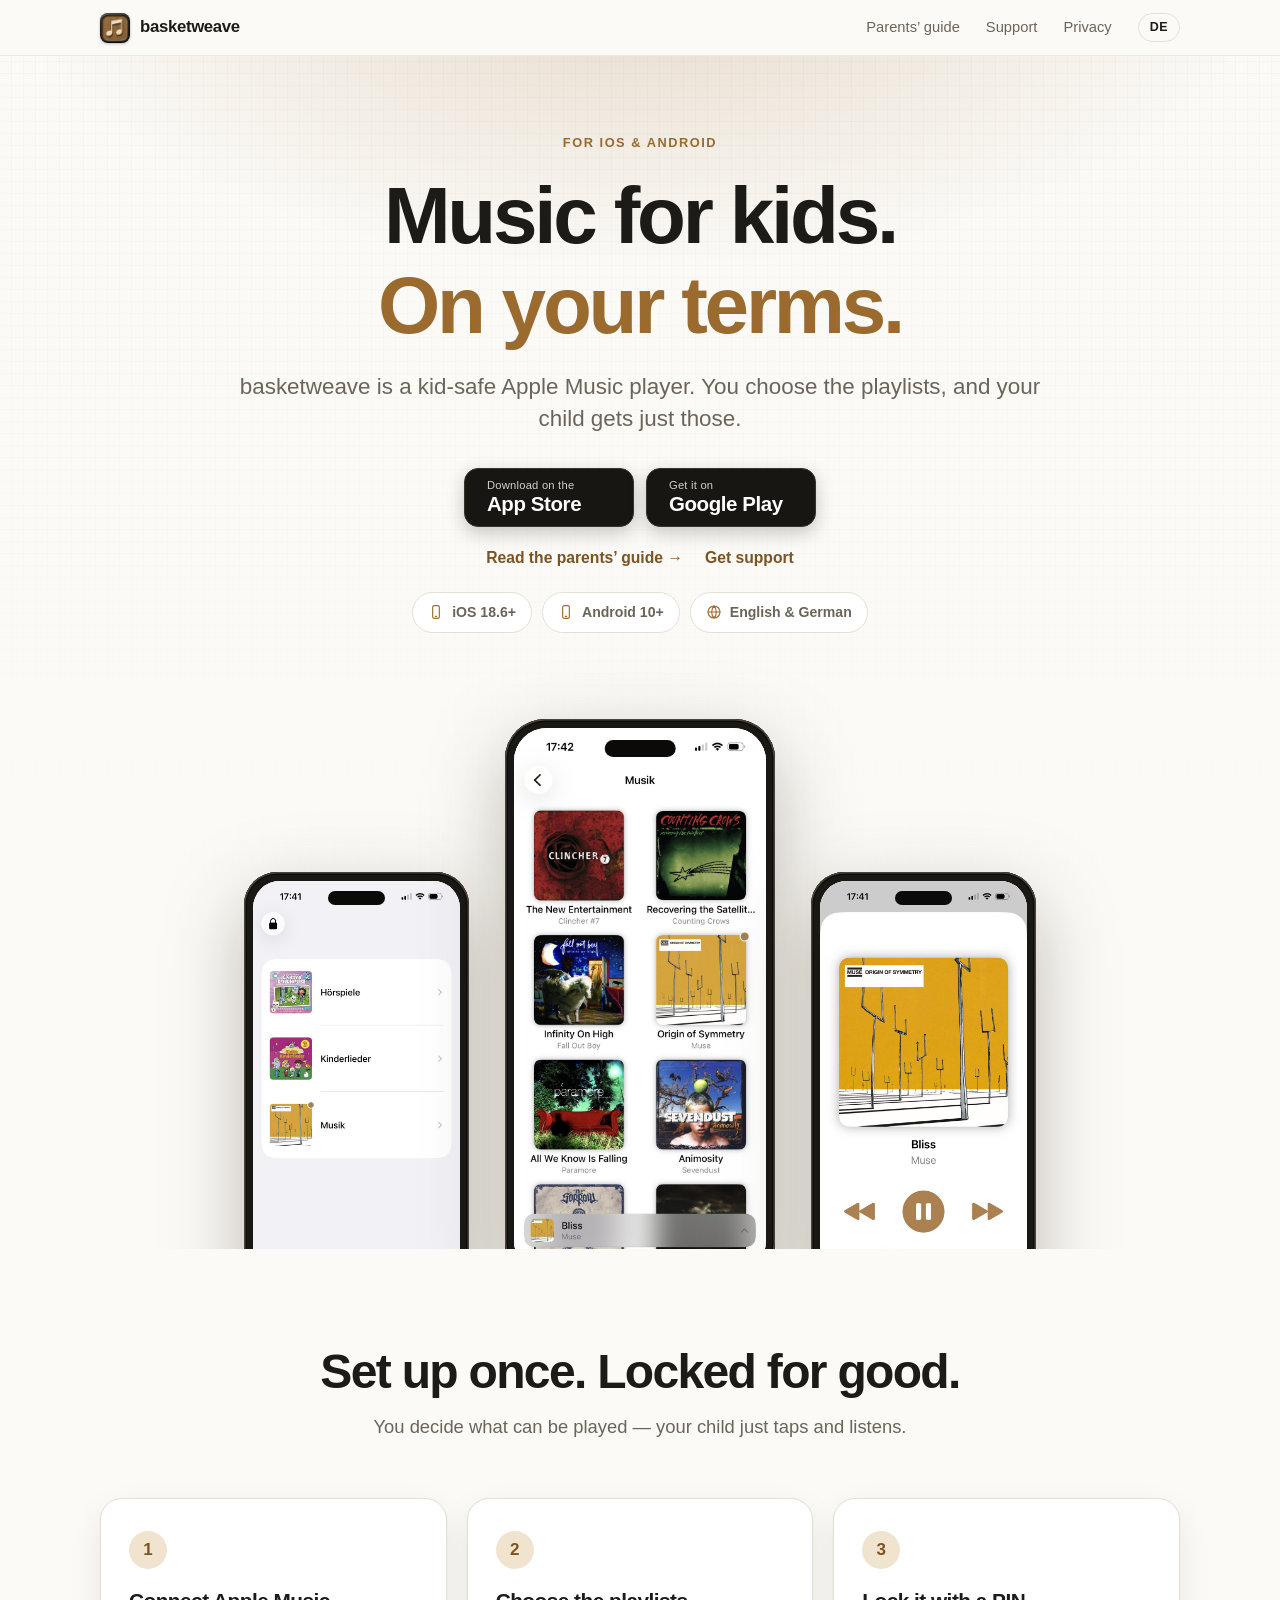
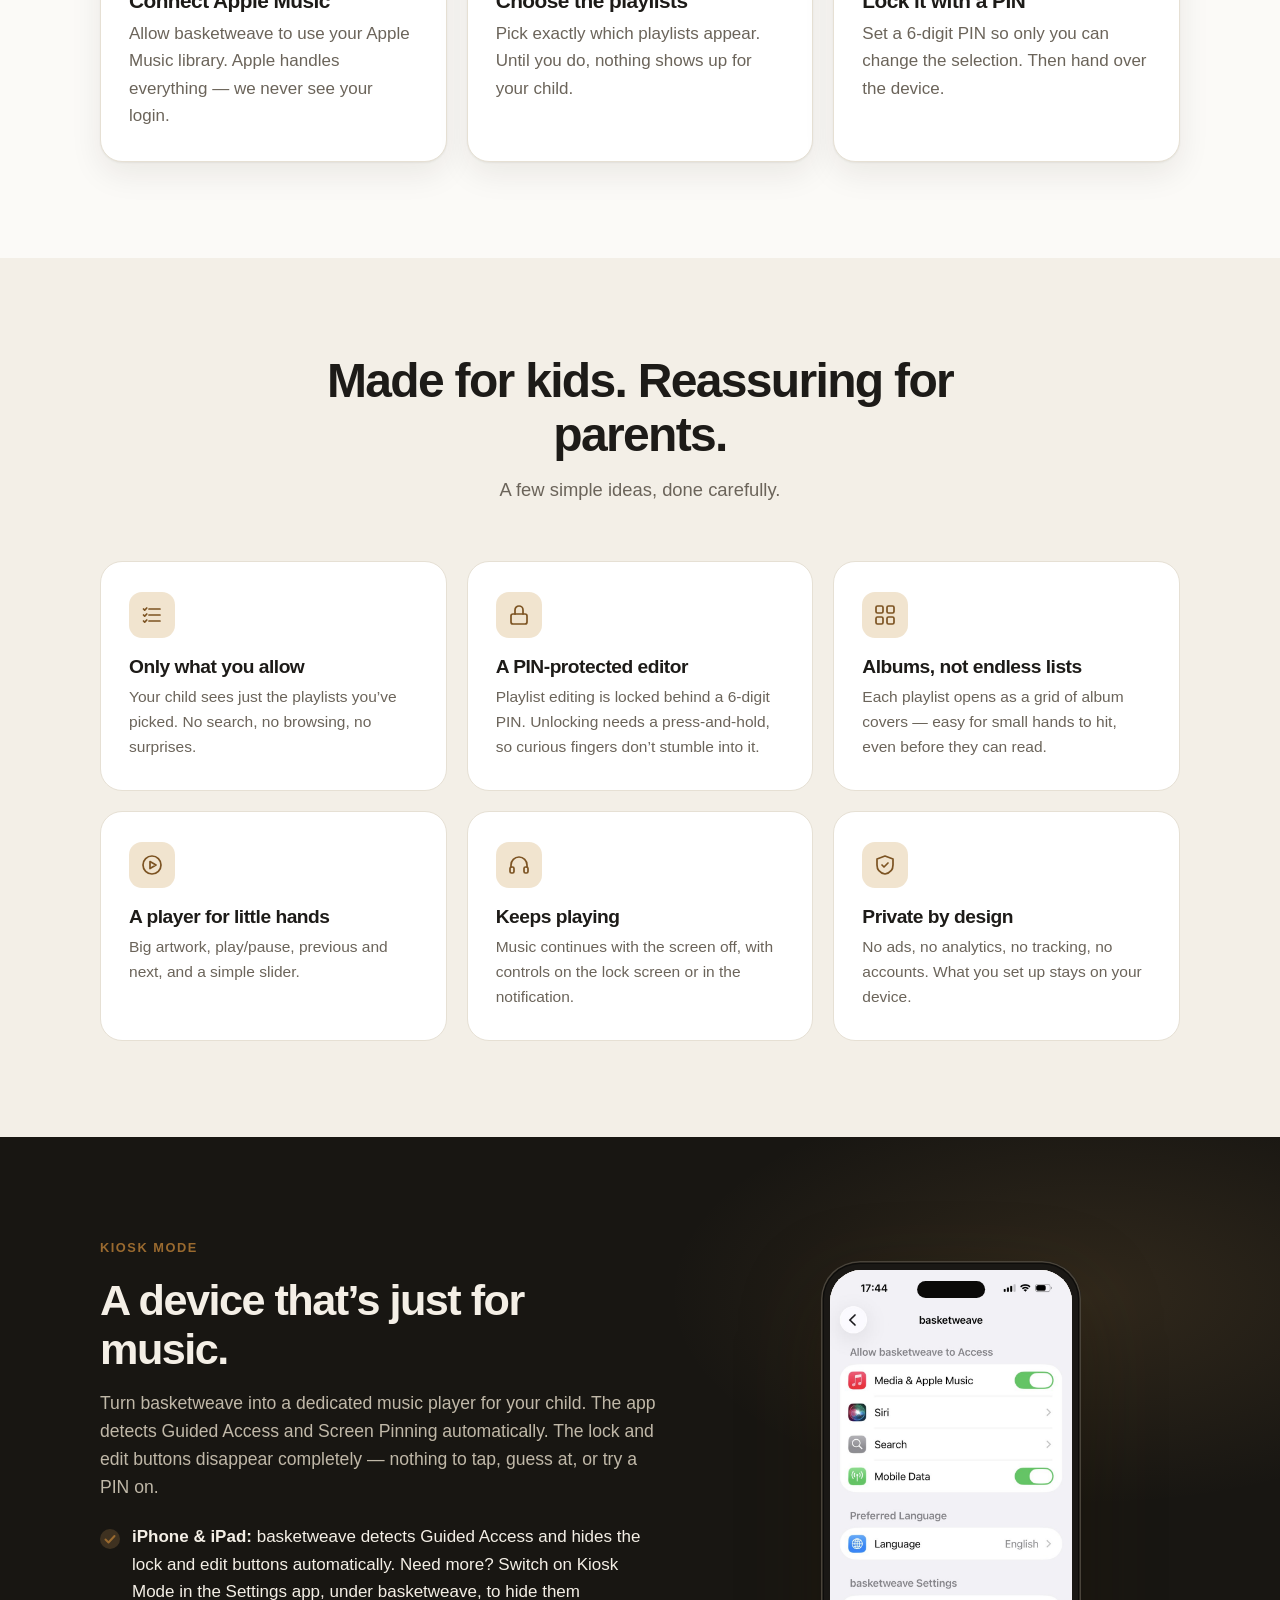
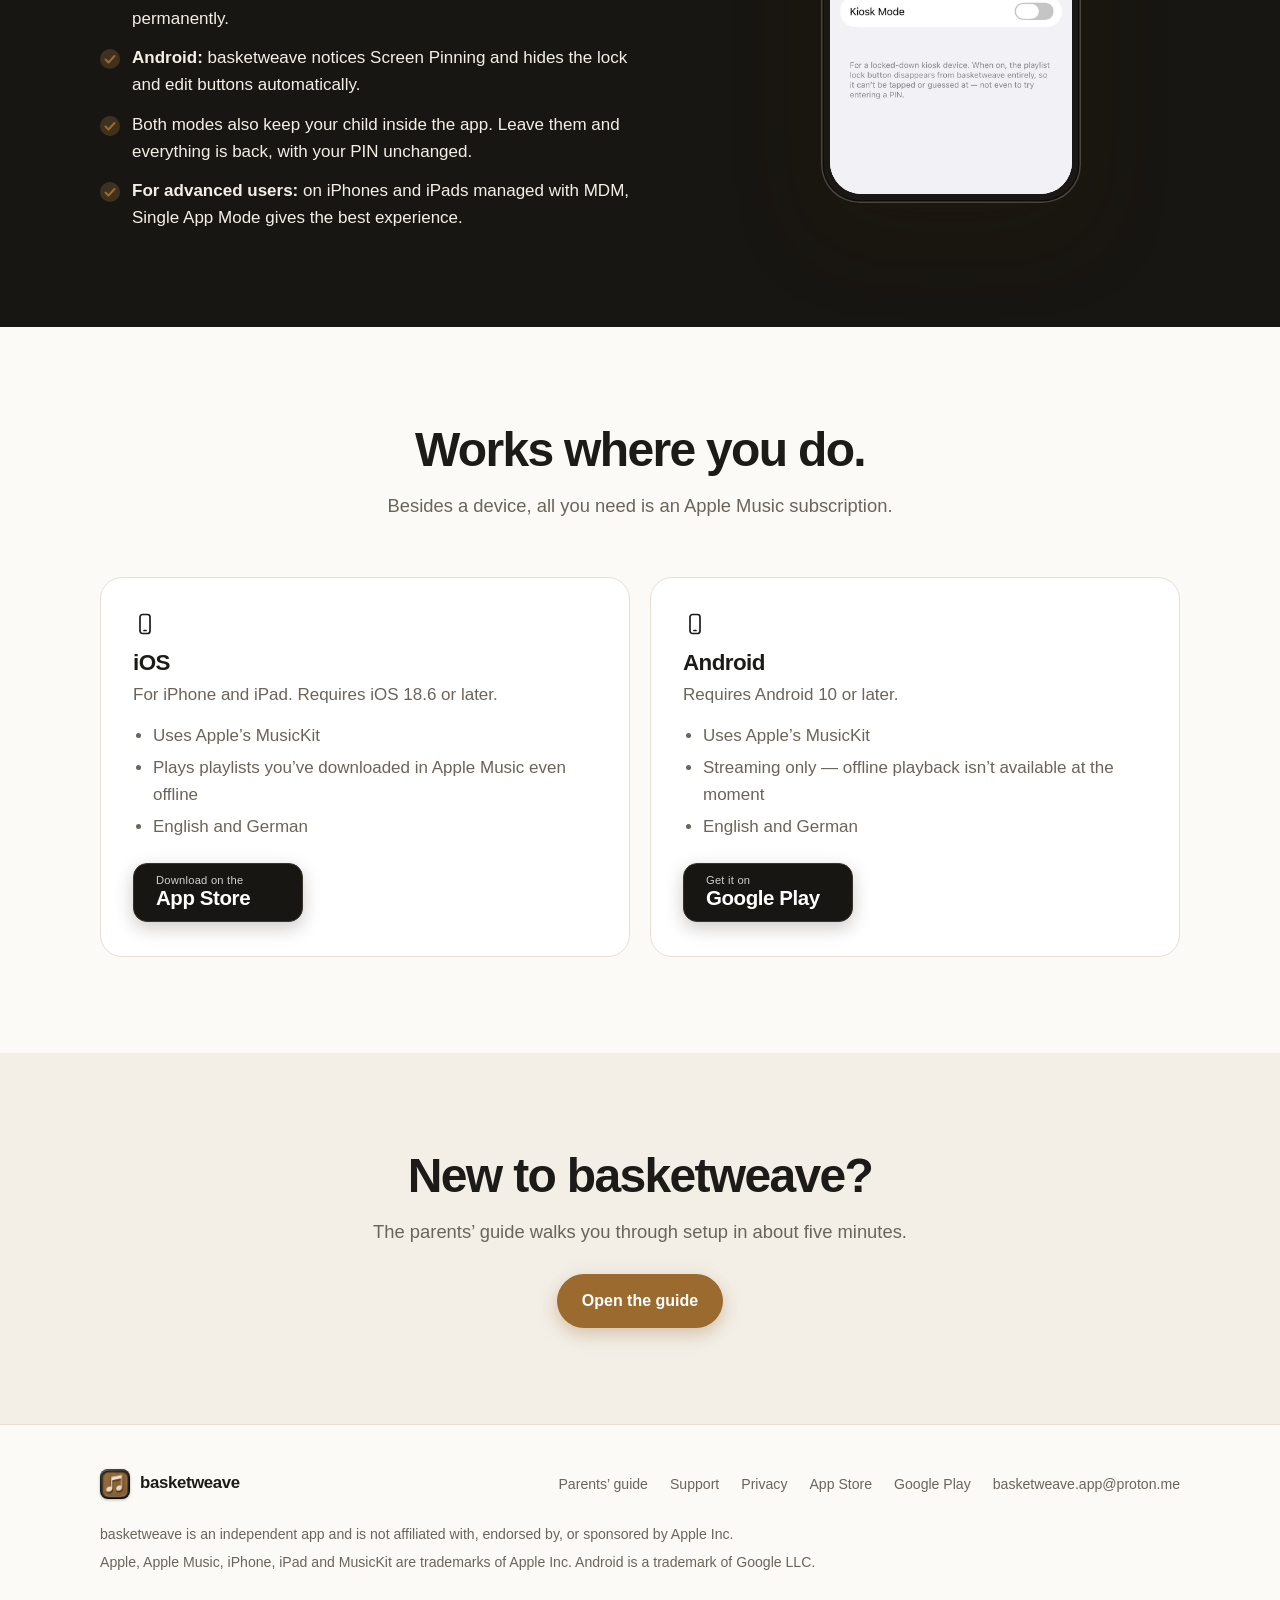
<file: index.html>
<!DOCTYPE html>
<html lang="en">
<head>
<meta charset="UTF-8">
<title>basketweave — a kid-safe Apple Music player</title>
<meta name="viewport" content="width=device-width, initial-scale=1">
<meta name="description" content="basketweave is a simple Apple Music player for children on iOS and Android. Parents choose the playlists; nothing else is within reach.">
<meta name="theme-color" content="#fbfaf7" media="(prefers-color-scheme: light)">
<meta name="theme-color" content="#14120f" media="(prefers-color-scheme: dark)">
<meta name="apple-itunes-app" content="app-id=6776010613">
<meta property="og:site_name" content="basketweave">
<meta property="og:title" content="basketweave — a kid-safe Apple Music player">
<meta property="og:description" content="basketweave is a simple Apple Music player for children on iOS and Android. Parents choose the playlists; nothing else is within reach.">
<meta property="og:type" content="website">
<meta property="og:url" content="https://reinholdeckert.github.io/basketweave/">
<meta property="og:locale" content="en_US">
<meta property="og:locale:alternate" content="de_DE">
<meta property="og:image" content="https://reinholdeckert.github.io/basketweave/assets/og-image.jpg">
<meta property="og:image:width" content="1200">
<meta property="og:image:height" content="630">
<meta property="og:image:alt" content="basketweave app icon and two app screens">
<meta name="twitter:card" content="summary_large_image">
<meta name="twitter:title" content="basketweave — a kid-safe Apple Music player">
<meta name="twitter:description" content="basketweave is a simple Apple Music player for children on iOS and Android. Parents choose the playlists; nothing else is within reach.">
<meta name="twitter:image" content="https://reinholdeckert.github.io/basketweave/assets/og-image.jpg">
<link rel="canonical" href="https://reinholdeckert.github.io/basketweave/">
<link rel="alternate" hreflang="en" href="https://reinholdeckert.github.io/basketweave/">
<link rel="alternate" hreflang="de" href="https://reinholdeckert.github.io/basketweave/de/">
<link rel="alternate" hreflang="x-default" href="https://reinholdeckert.github.io/basketweave/">
<link rel="icon" href="assets/favicon.ico">
<link rel="apple-touch-icon" href="assets/apple-touch-icon.png">
<link rel="stylesheet" href="style.css">
<script defer src="script.js"></script>
<script type="application/ld+json">{"@context": "https://schema.org", "@type": "MobileApplication", "name": "basketweave", "description": "basketweave is a simple Apple Music player for children on iOS and Android. Parents choose the playlists; nothing else is within reach.", "applicationCategory": "MultimediaApplication", "operatingSystem": "iOS 18.6 or later, Android 10 or later", "inLanguage": "en", "url": "https://reinholdeckert.github.io/basketweave/", "image": "https://reinholdeckert.github.io/basketweave/assets/icon-256.png", "installUrl": "https://apps.apple.com/us/app/basketweave/id6776010613", "sameAs": ["https://apps.apple.com/us/app/basketweave/id6776010613", "https://play.google.com/store/apps/details?id=com.reinholdeckert.basketweave"], "offers": {"@type": "Offer", "price": "0", "priceCurrency": "USD"}}</script>
</head>
<body>
<script>
(function(){try{
  if(!localStorage.getItem('bw-lang') && /^de\b/i.test(navigator.language||'')){location.replace('de/');}
}catch(e){}})();
</script>
<header class="nav">
  <div class="container">
    <a class="brand" href="./"><img src="assets/icon-256.png" alt="" width="30" height="30"><span>basketweave</span></a>
    <button class="menu-btn" type="button" aria-label="Menu" aria-expanded="false"><svg class="icon" viewBox="0 0 24 24" aria-hidden="true"><path d="M4 8h16M4 16h16"/></svg></button>
    <nav class="nav-links" aria-label="Main">
      <a href="guide.html">Parents’ guide</a>
      <a href="support.html">Support</a>
      <a href="privacy.html">Privacy</a>
      <a class="lang-switch" href="de/index.html" data-lang="de" hreflang="de" lang="de" aria-label="Deutsch">DE</a>
    </nav>
  </div>
</header>
<main>
<section class="hero">
  <div class="container">
    <span class="eyebrow">For iOS &amp; Android</span>
    <h1>Music for kids. <em>On your terms.</em></h1>
    <p class="lede">basketweave is a kid-safe Apple Music player. You choose the playlists, and your child gets just those.</p>
    <div class="actions"><div class="store-btns"><a class="store-btn" href="https://apps.apple.com/us/app/basketweave/id6776010613" rel="noopener"><span class="sb-small">Download on the</span><span class="sb-big">App Store</span></a><a class="store-btn" href="https://play.google.com/store/apps/details?id=com.reinholdeckert.basketweave" rel="noopener"><span class="sb-small">Get it on</span><span class="sb-big">Google Play</span></a></div></div>
    <p class="sublinks"><a href="guide.html">Read the parents’ guide →</a><a href="support.html">Get support</a></p>
    <div class="chips">
      <span class="chip"><svg class="icon" viewBox="0 0 24 24" aria-hidden="true"><rect x="7" y="2.5" width="10" height="19" rx="2.5"/><path d="M11 18.5h2"/></svg>iOS 18.6+</span>
      <span class="chip"><svg class="icon" viewBox="0 0 24 24" aria-hidden="true"><rect x="7" y="2.5" width="10" height="19" rx="2.5"/><path d="M11 18.5h2"/></svg>Android 10+</span>
      <span class="chip"><svg class="icon" viewBox="0 0 24 24" aria-hidden="true"><circle cx="12" cy="12" r="9"/><path d="M3 12h18M12 3c2.5 2.5 3.5 5.5 3.5 9S14.5 18.5 12 21c-2.5-2.5-3.5-5.5-3.5-9S9.5 5.5 12 3z"/></svg>English &amp; German</span>
    </div>
    <div class="hero-phones">
      <figure class="phone "><div class="phone-body"><div class="phone-screen"><div class='mock'><div class='bar'><i></i><span>basketweave</span><i></i></div><div class='tiles'><div class='tile'></div><div class='tile'></div><div class='tile'></div><div class='tile'></div><div class='tile'></div><div class='tile'></div></div></div><img class="shot" src="assets/screens/en/playlists.jpg" alt="The playlist screen with album-cover tiles" loading="lazy" onerror="if(this.dataset.fb&&!this.dataset.t){this.dataset.t=1;this.src=this.dataset.fb}else{this.remove()}"></div></div></figure>
      <figure class="phone "><div class="phone-body"><div class="phone-screen"><div class='mock'><div class='bar'><i></i><span>Playlist</span><i></i></div><div class='tiles'><div class='tile'></div><div class='tile'></div><div class='tile'></div><div class='tile'></div><div class='tile'></div><div class='tile'></div></div></div><img class="shot" src="assets/screens/en/albums.jpg" alt="A playlist opened as a grid of albums" loading="lazy" onerror="if(this.dataset.fb&&!this.dataset.t){this.dataset.t=1;this.src=this.dataset.fb}else{this.remove()}"></div></div></figure>
      <figure class="phone "><div class="phone-body"><div class="phone-screen"><div class='mock'><div class='bar'><span></span><span></span></div><div class='art'></div><div class='line w60 center' style='margin-top:10px'></div><div class='line w40 center'></div><div class='slider'></div><div class='ctrls'><b></b><b class='play'></b><b></b></div></div><img class="shot" src="assets/screens/en/now.jpg" alt="The Now Playing screen with large artwork and simple controls" loading="lazy" onerror="if(this.dataset.fb&&!this.dataset.t){this.dataset.t=1;this.src=this.dataset.fb}else{this.remove()}"></div></div></figure>
    </div>
  </div>
</section>

<section id="how">
  <div class="container">
    <div class="section-head reveal">
      <h2>Set up once. Locked for good.</h2>
      <p>You decide what can be played — your child just taps and listens.</p>
    </div>
    <div class="steps">
      <div class="step reveal"><h3>Connect Apple Music</h3>
        <p>Allow basketweave to use your Apple Music library. Apple handles everything — we never see your login.</p></div>
      <div class="step reveal"><h3>Choose the playlists</h3>
        <p>Pick exactly which playlists appear. Until you do, nothing shows up for your child.</p></div>
      <div class="step reveal"><h3>Lock it with a PIN</h3>
        <p>Set a 6-digit PIN so only you can change the selection. Then hand over the device.</p></div>
    </div>
  </div>
</section>

<section class="section-alt" id="features">
  <div class="container">
    <div class="section-head reveal">
      <h2>Made for kids. Reassuring for parents.</h2>
      <p>A few simple ideas, done carefully.</p>
    </div>
    <div class="features"><div class="feature reveal"><div class="ic"><svg class="icon" viewBox="0 0 24 24" aria-hidden="true"><path d="M9 6h11M9 12h11M9 18h11"/><path d="M3.5 6l1.2 1.2L6.8 5M3.5 12l1.2 1.2L6.8 11M3.5 18l1.2 1.2L6.8 17"/></svg></div><h3>Only what you allow</h3><p>Your child sees just the playlists you’ve picked. No search, no browsing, no surprises.</p></div><div class="feature reveal"><div class="ic"><svg class="icon" viewBox="0 0 24 24" aria-hidden="true"><rect x="4" y="11" width="16" height="10" rx="2"/><path d="M8 11V7a4 4 0 0 1 8 0v4"/></svg></div><h3>A PIN-protected editor</h3><p>Playlist editing is locked behind a 6-digit PIN. Unlocking needs a press-and-hold, so curious fingers don’t stumble into it.</p></div><div class="feature reveal"><div class="ic"><svg class="icon" viewBox="0 0 24 24" aria-hidden="true"><rect x="3" y="3" width="7" height="7" rx="1.5"/><rect x="14" y="3" width="7" height="7" rx="1.5"/><rect x="3" y="14" width="7" height="7" rx="1.5"/><rect x="14" y="14" width="7" height="7" rx="1.5"/></svg></div><h3>Albums, not endless lists</h3><p>Each playlist opens as a grid of album covers — easy for small hands to hit, even before they can read.</p></div><div class="feature reveal"><div class="ic"><svg class="icon" viewBox="0 0 24 24" aria-hidden="true"><circle cx="12" cy="12" r="9"/><path d="M10 8.5l6 3.5-6 3.5z"/></svg></div><h3>A player for little hands</h3><p>Big artwork, play/pause, previous and next, and a simple slider.</p></div><div class="feature reveal"><div class="ic"><svg class="icon" viewBox="0 0 24 24" aria-hidden="true"><path d="M4 14v-2a8 8 0 0 1 16 0v2"/><rect x="3" y="14" width="4" height="6" rx="1.5"/><rect x="17" y="14" width="4" height="6" rx="1.5"/></svg></div><h3>Keeps playing</h3><p>Music continues with the screen off, with controls on the lock screen or in the notification.</p></div><div class="feature reveal"><div class="ic"><svg class="icon" viewBox="0 0 24 24" aria-hidden="true"><path d="M12 3l8 3v6c0 4.5-3.2 8-8 9-4.8-1-8-4.5-8-9V6z"/><path d="M9 12l2 2 4-4"/></svg></div><h3>Private by design</h3><p>No ads, no analytics, no tracking, no accounts. What you set up stays on your device.</p></div></div>
  </div>
</section>

<section class="band-dark" id="kiosk">
  <div class="container split">
    <div class="reveal">
      <span class="eyebrow">Kiosk mode</span>
      <h2>A device that’s just for music.</h2>
      <p>Turn basketweave into a dedicated music player for your child. The app detects Guided Access and Screen Pinning automatically. The lock and edit buttons disappear completely — nothing to tap, guess at, or try a PIN on.</p>
      <ul class="checklist">
        <li><strong>iPhone &amp; iPad:</strong> basketweave detects Guided Access and hides the lock and edit buttons automatically. Need more? Switch on Kiosk Mode in the Settings app, under basketweave, to hide them permanently.</li>
        <li><strong>Android:</strong> basketweave notices Screen Pinning and hides the lock and edit buttons automatically.</li>
        <li>Both modes also keep your child inside the app. Leave them and everything is back, with your PIN unchanged.</li>
        <li><strong>For advanced users:</strong> on iPhones and iPads managed with MDM, Single App Mode gives the best experience.</li>
      </ul>
    </div>
    <div class="reveal"><figure class="phone "><div class="phone-body"><div class="phone-screen"><div class='mock'><div class='bar'><i></i><span>basketweave</span><i></i></div><div class='row' style='margin-top:6%'><div class='center' style='flex:1;font-weight:600;font-size:1.25em'>Kiosk Mode</div><div class='tg'></div></div><div class='line w80' style='margin:4px 4px 0'></div><div class='line w60' style='margin:0 4px'></div></div><img class="shot" src="assets/screens/en/settings.jpg" alt="The Kiosk Mode switch in the iOS Settings app" loading="lazy" onerror="if(this.dataset.fb&&!this.dataset.t){this.dataset.t=1;this.src=this.dataset.fb}else{this.remove()}"></div></div></figure></div>
  </div>
</section>

<section id="platforms">
  <div class="container">
    <div class="section-head reveal">
      <h2>Works where you do.</h2>
      <p>Besides a device, all you need is an Apple Music subscription.</p>
    </div>
    <div class="platforms">
      <div class="platform reveal">
        <svg class="icon" viewBox="0 0 24 24" aria-hidden="true"><rect x="7" y="2.5" width="10" height="19" rx="2.5"/><path d="M11 18.5h2"/></svg>
        <h3>iOS</h3>
        <p>For iPhone and iPad. Requires iOS 18.6 or later.</p>
        <ul>
          <li>Uses Apple’s MusicKit</li>
          <li>Plays playlists you’ve downloaded in Apple Music even offline</li>
          <li>English and German</li>
        </ul>
        <div class="platform-cta"><a class="store-btn" href="https://apps.apple.com/us/app/basketweave/id6776010613" rel="noopener"><span class="sb-small">Download on the</span><span class="sb-big">App Store</span></a></div>
      </div>
      <div class="platform reveal">
        <svg class="icon" viewBox="0 0 24 24" aria-hidden="true"><rect x="7" y="2.5" width="10" height="19" rx="2.5"/><path d="M11 18.5h2"/></svg>
        <h3>Android</h3>
        <p>Requires Android 10 or later.</p>
        <ul>
          <li>Uses Apple’s MusicKit</li>
          <li>Streaming only — offline playback isn’t available at the moment</li>
          <li>English and German</li>
        </ul>
        <div class="platform-cta"><a class="store-btn" href="https://play.google.com/store/apps/details?id=com.reinholdeckert.basketweave" rel="noopener"><span class="sb-small">Get it on</span><span class="sb-big">Google Play</span></a></div>
      </div>
    </div>
  </div>
</section>

<section class="section-alt cta">
  <div class="container reveal">
    <h2>New to basketweave?</h2>
    <p>The parents’ guide walks you through setup in about five minutes.</p>
    <a class="btn btn-primary" href="guide.html">Open the guide</a>
  </div>
</section>
</main>
<footer>
  <div class="container">
    <div class="footer-top">
      <a class="brand" href="./"><img src="assets/icon-256.png" alt="" width="30" height="30"><span>basketweave</span></a>
      <nav class="footer-links">
        <a href="guide.html">Parents’ guide</a>
        <a href="support.html">Support</a>
        <a href="privacy.html">Privacy</a>
        <a href="https://apps.apple.com/us/app/basketweave/id6776010613" rel="noopener">App Store</a>
        <a href="https://play.google.com/store/apps/details?id=com.reinholdeckert.basketweave" rel="noopener">Google Play</a>
        <a href="mailto:basketweave.app@proton.me">basketweave.app@proton.me</a>
      </nav>
    </div>
    <p>basketweave is an independent app and is not affiliated with, endorsed by, or sponsored by Apple Inc.</p>
    <p>Apple, Apple Music, iPhone, iPad and MusicKit are trademarks of Apple Inc. Android is a trademark of Google LLC.</p>
  </div>
</footer>
</body>
</html>
</file>
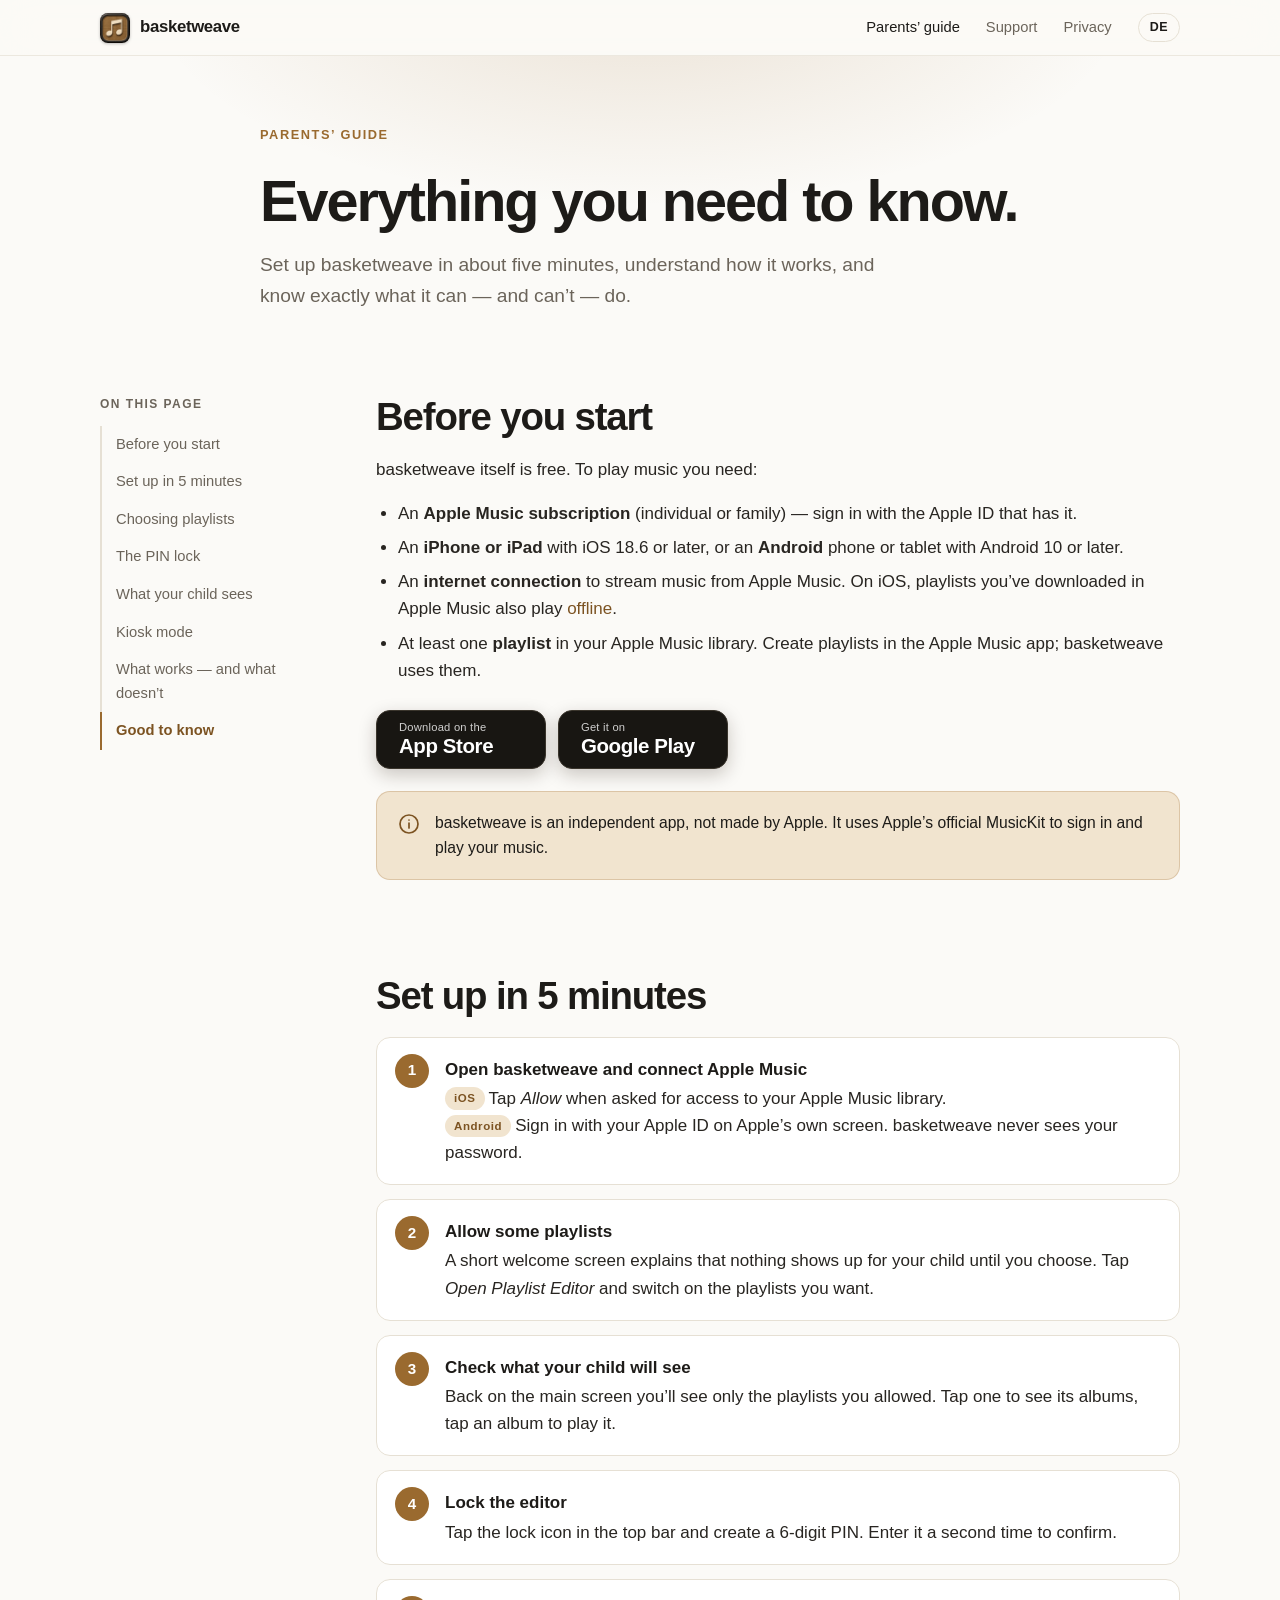
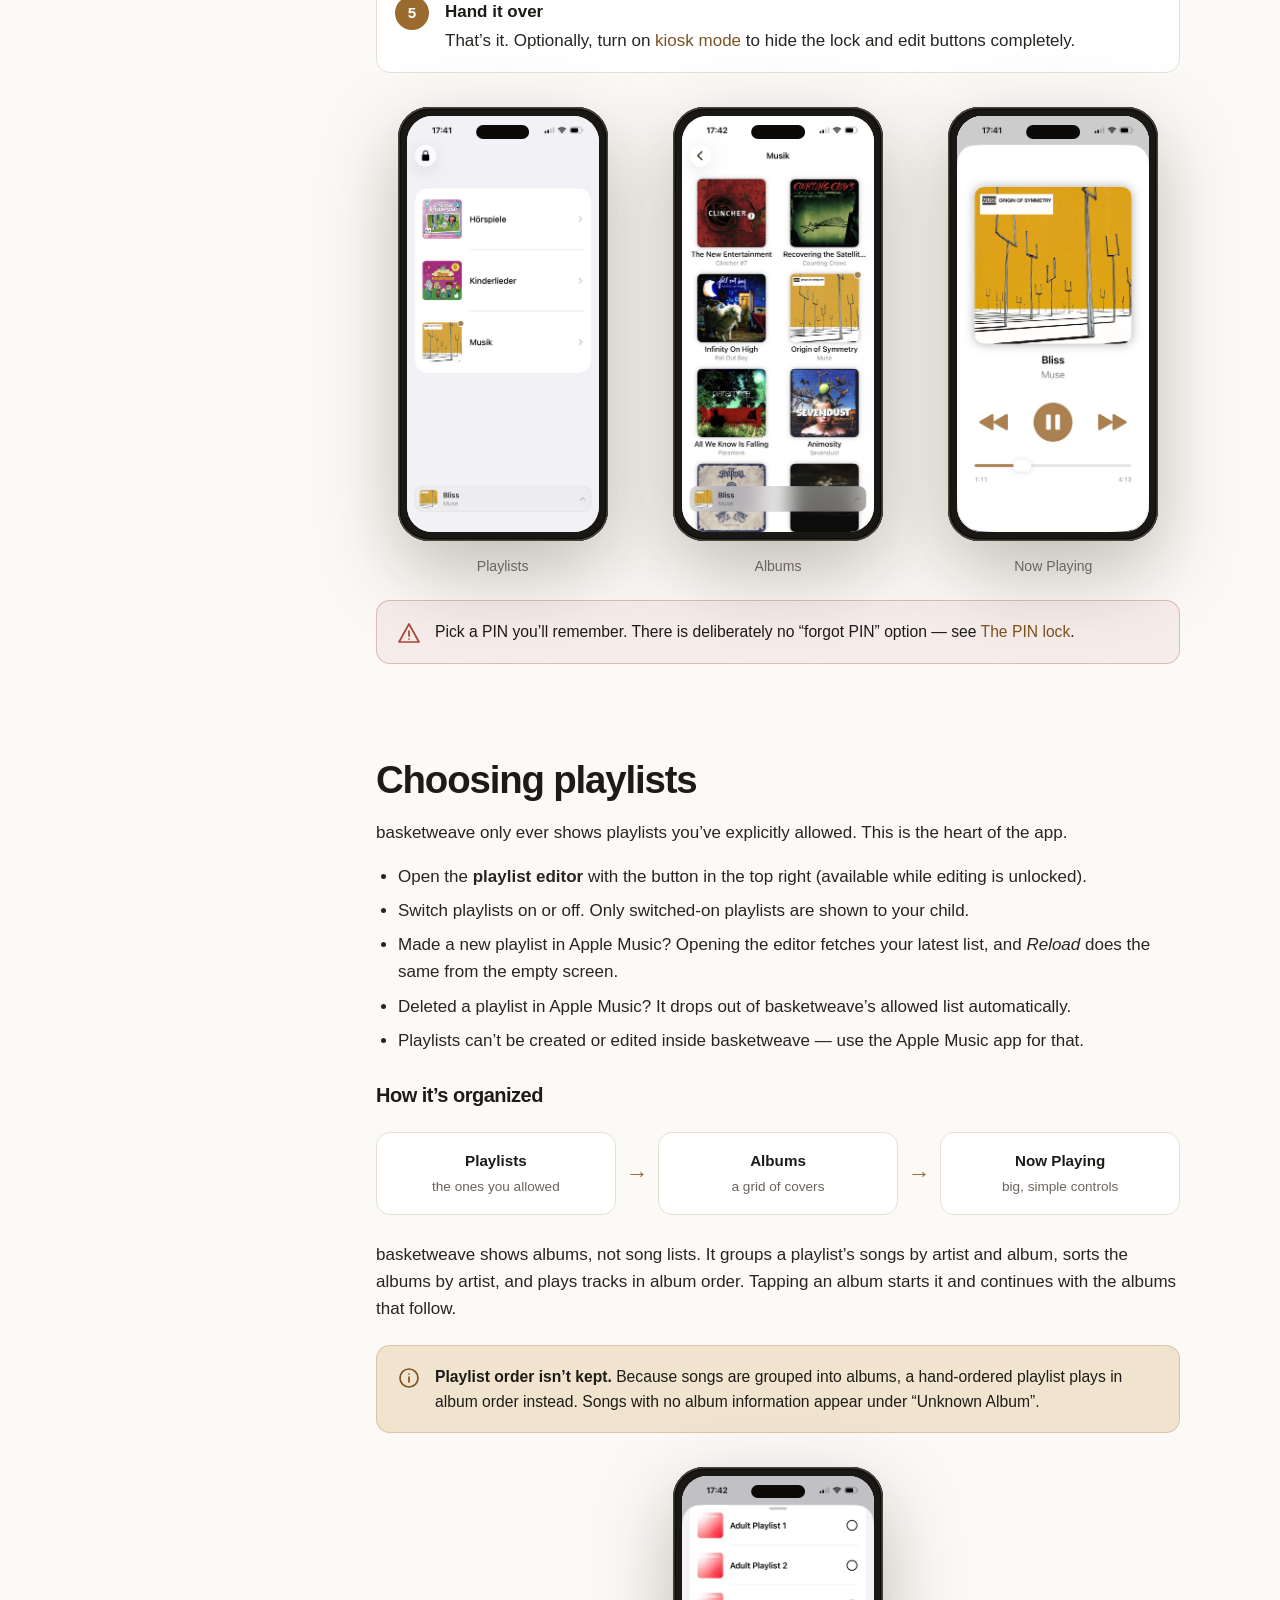
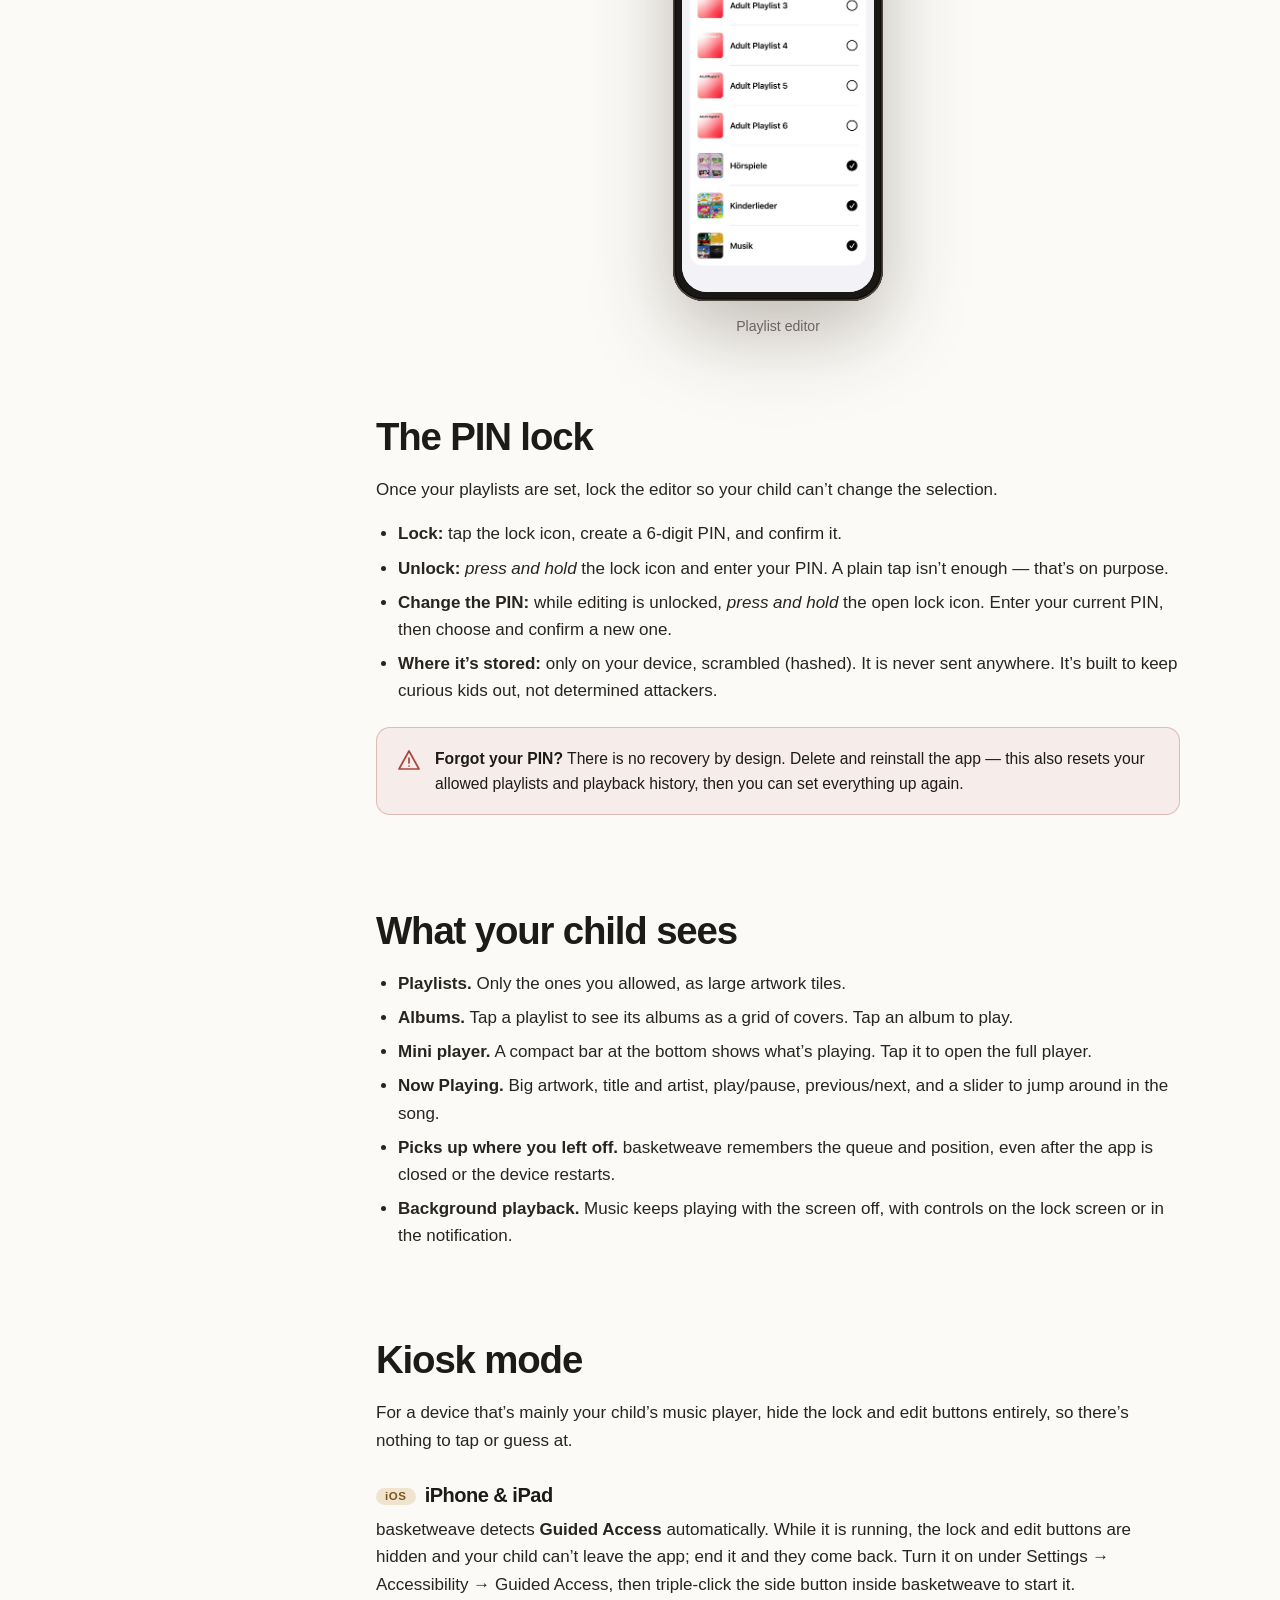
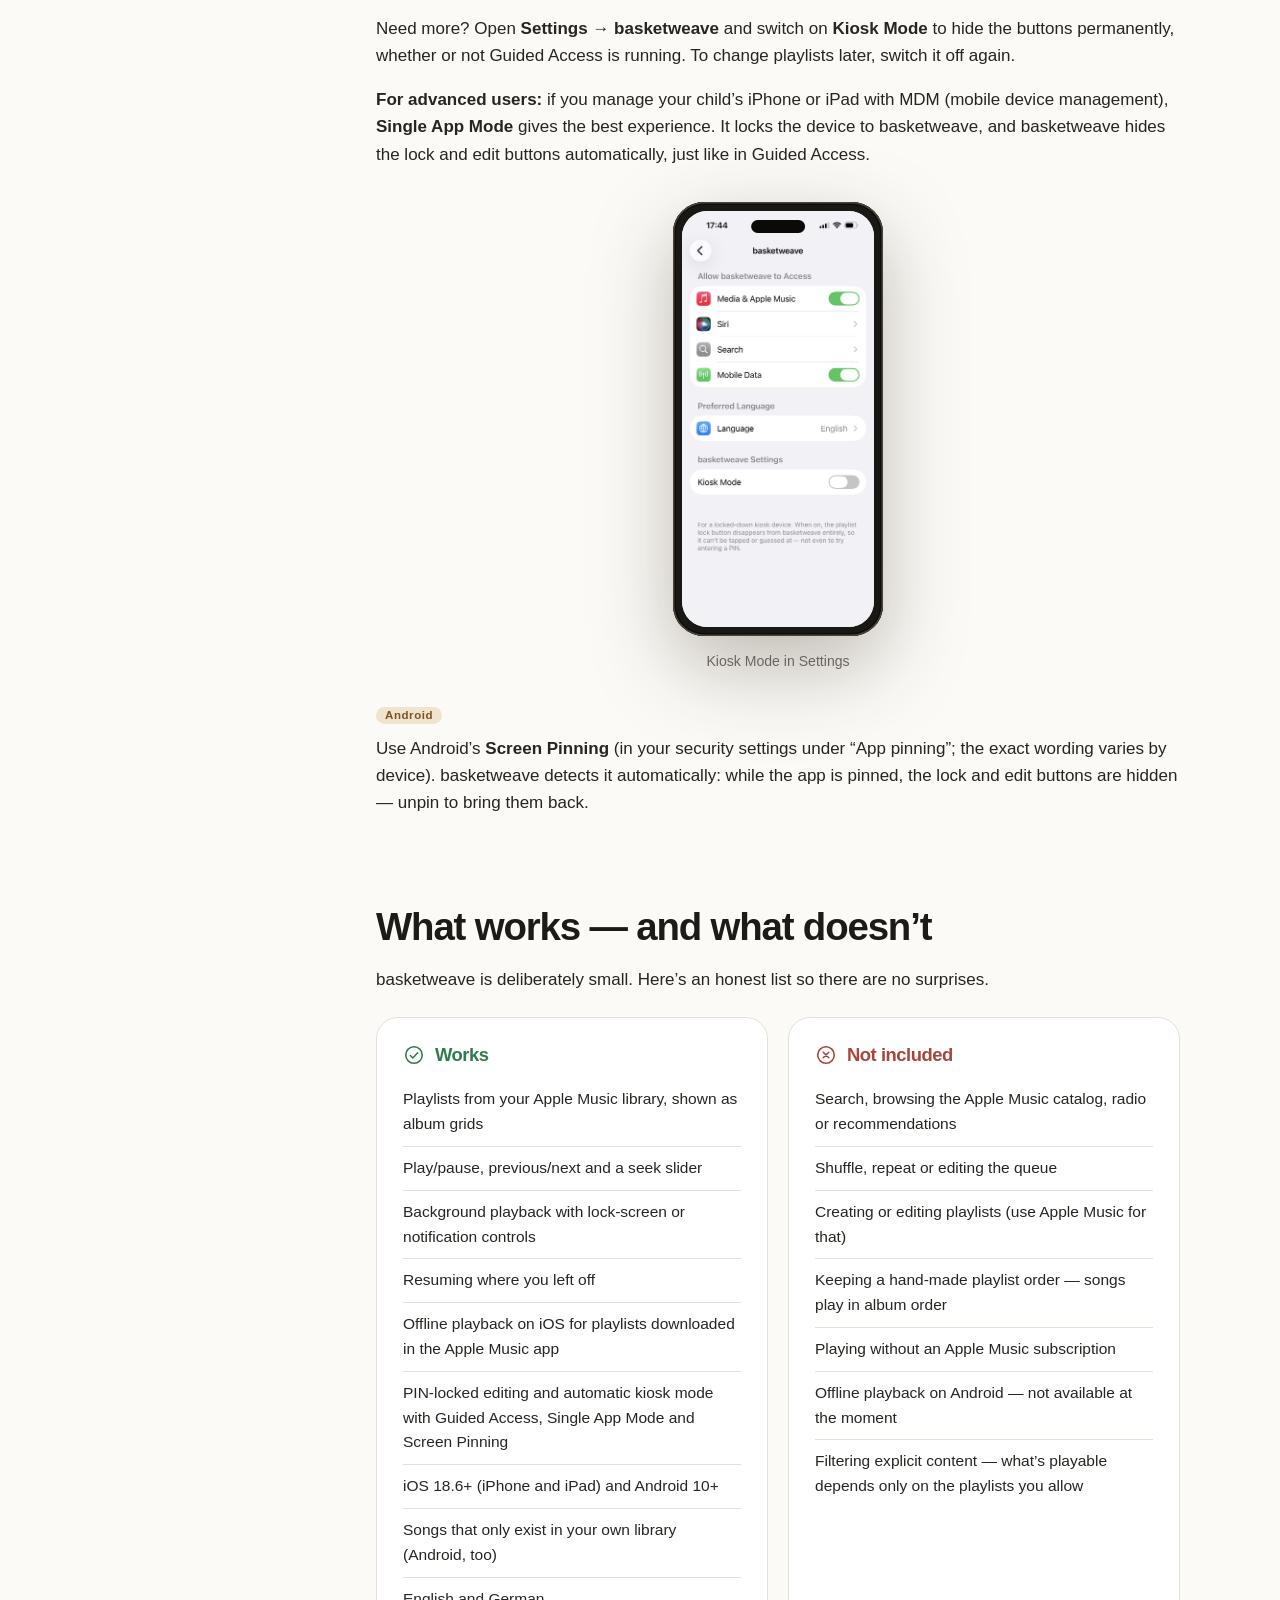
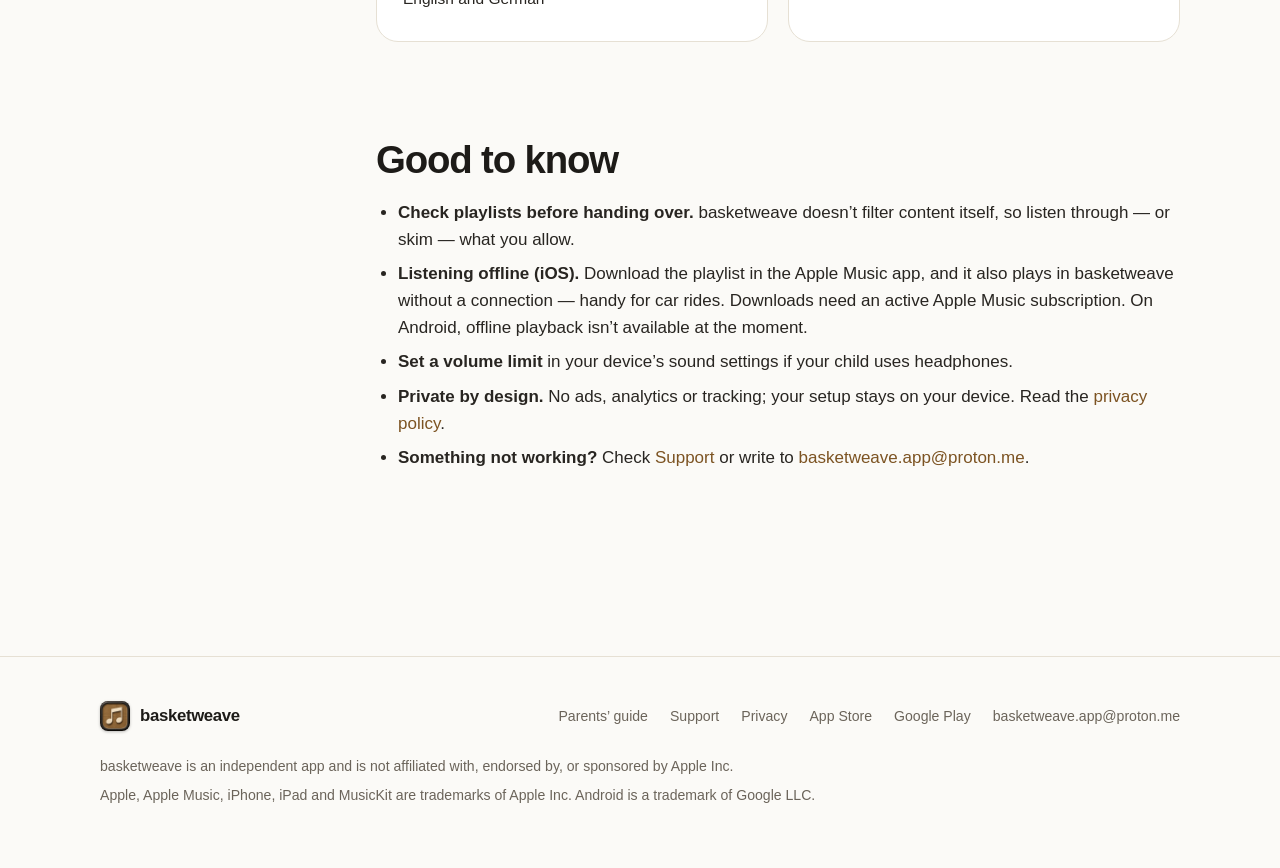
<file: guide.html>
<!DOCTYPE html>
<html lang="en">
<head>
<meta charset="UTF-8">
<title>Parents’ guide — basketweave</title>
<meta name="viewport" content="width=device-width, initial-scale=1">
<meta name="description" content="How to set up and use basketweave: connect Apple Music, choose playlists, lock with a PIN, and what works and what doesn’t.">
<meta name="theme-color" content="#fbfaf7" media="(prefers-color-scheme: light)">
<meta name="theme-color" content="#14120f" media="(prefers-color-scheme: dark)">
<meta name="apple-itunes-app" content="app-id=6776010613">
<meta property="og:site_name" content="basketweave">
<meta property="og:title" content="Parents’ guide — basketweave">
<meta property="og:description" content="How to set up and use basketweave: connect Apple Music, choose playlists, lock with a PIN, and what works and what doesn’t.">
<meta property="og:type" content="website">
<meta property="og:url" content="https://reinholdeckert.github.io/basketweave/guide.html">
<meta property="og:locale" content="en_US">
<meta property="og:locale:alternate" content="de_DE">
<meta property="og:image" content="https://reinholdeckert.github.io/basketweave/assets/og-image.jpg">
<meta property="og:image:width" content="1200">
<meta property="og:image:height" content="630">
<meta property="og:image:alt" content="basketweave app icon and two app screens">
<meta name="twitter:card" content="summary_large_image">
<meta name="twitter:title" content="Parents’ guide — basketweave">
<meta name="twitter:description" content="How to set up and use basketweave: connect Apple Music, choose playlists, lock with a PIN, and what works and what doesn’t.">
<meta name="twitter:image" content="https://reinholdeckert.github.io/basketweave/assets/og-image.jpg">
<link rel="canonical" href="https://reinholdeckert.github.io/basketweave/guide.html">
<link rel="alternate" hreflang="en" href="https://reinholdeckert.github.io/basketweave/guide.html">
<link rel="alternate" hreflang="de" href="https://reinholdeckert.github.io/basketweave/de/guide.html">
<link rel="alternate" hreflang="x-default" href="https://reinholdeckert.github.io/basketweave/guide.html">
<link rel="icon" href="assets/favicon.ico">
<link rel="apple-touch-icon" href="assets/apple-touch-icon.png">
<link rel="stylesheet" href="style.css">
<script defer src="script.js"></script>
</head>
<body>
<header class="nav">
  <div class="container">
    <a class="brand" href="./"><img src="assets/icon-256.png" alt="" width="30" height="30"><span>basketweave</span></a>
    <button class="menu-btn" type="button" aria-label="Menu" aria-expanded="false"><svg class="icon" viewBox="0 0 24 24" aria-hidden="true"><path d="M4 8h16M4 16h16"/></svg></button>
    <nav class="nav-links" aria-label="Main">
      <a href="guide.html" aria-current="page">Parents’ guide</a>
      <a href="support.html">Support</a>
      <a href="privacy.html">Privacy</a>
      <a class="lang-switch" href="de/guide.html" data-lang="de" hreflang="de" lang="de" aria-label="Deutsch">DE</a>
    </nav>
  </div>
</header>
<main>
<div class="page-hero">
  <div class="narrow">
    <span class="eyebrow">Parents’ guide</span>
    <h1>Everything you need to know.</h1>
    <p class="lede">Set up basketweave in about five minutes, understand how it works, and know exactly what it can — and can’t — do.</p>
  </div>
</div>

<div class="container guide-layout">
<aside class="toc" aria-label="On this page"><p>On this page</p><a href="#need">Before you start</a><a href="#setup">Set up in 5 minutes</a><a href="#playlists">Choosing playlists</a><a href="#lock">The PIN lock</a><a href="#child">What your child sees</a><a href="#kiosk">Kiosk mode</a><a href="#works">What works — and what doesn’t</a><a href="#tips">Good to know</a></aside>
<div class="guide-body">

<section id="need">
  <h2>Before you start</h2>
  <p>basketweave itself is free. To play music you need:</p>
  <ul>
    <li>An <strong>Apple Music subscription</strong> (individual or family) — sign in with the Apple ID that has it.</li>
    <li>An <strong>iPhone or iPad</strong> with iOS 18.6 or later, or an <strong>Android</strong> phone or tablet with Android 10 or later.</li>
    <li>An <strong>internet connection</strong> to stream music from Apple Music. On iOS, playlists you’ve downloaded in Apple Music also play <a href="#offline">offline</a>.</li>
    <li>At least one <strong>playlist</strong> in your Apple Music library. Create playlists in the Apple Music app; basketweave uses them.</li>
  </ul>
  <div class="store-btns" style="justify-content:flex-start;margin:26px 0 0"><a class="store-btn" href="https://apps.apple.com/us/app/basketweave/id6776010613" rel="noopener"><span class="sb-small">Download on the</span><span class="sb-big">App Store</span></a><a class="store-btn" href="https://play.google.com/store/apps/details?id=com.reinholdeckert.basketweave" rel="noopener"><span class="sb-small">Get it on</span><span class="sb-big">Google Play</span></a></div>
  <div class="callout"><svg class="icon" viewBox="0 0 24 24" aria-hidden="true"><circle cx="12" cy="12" r="9"/><path d="M12 11v5M12 8h.01"/></svg><p>basketweave is an independent app, not made by Apple. It uses Apple’s official MusicKit to sign in and play your music.</p></div>
</section>

<section id="setup">
  <h2>Set up in 5 minutes</h2>
  <ol class="guide-steps">
    <li><strong>Open basketweave and connect Apple Music</strong>
      <span class="tag">iOS</span>Tap <em>Allow</em> when asked for access to your Apple Music library.
      <br><span class="tag">Android</span>Sign in with your Apple ID on Apple’s own screen. basketweave never sees your password.</li>
    <li><strong>Allow some playlists</strong>
      A short welcome screen explains that nothing shows up for your child until you choose. Tap <em>Open Playlist Editor</em> and switch on the playlists you want.</li>
    <li><strong>Check what your child will see</strong>
      Back on the main screen you’ll see only the playlists you allowed. Tap one to see its albums, tap an album to play it.</li>
    <li><strong>Lock the editor</strong>
      Tap the lock icon in the top bar and create a 6-digit PIN. Enter it a second time to confirm.</li>
    <li><strong>Hand it over</strong>
      That’s it. Optionally, turn on <a href="#kiosk">kiosk mode</a> to hide the lock and edit buttons completely.</li>
  </ol>
  <div class="guide-shots">
    <figure class="phone "><div class="phone-body"><div class="phone-screen"><div class='mock'><div class='bar'><i></i><span>basketweave</span><i></i></div><div class='tiles'><div class='tile'></div><div class='tile'></div><div class='tile'></div><div class='tile'></div><div class='tile'></div><div class='tile'></div></div></div><img class="shot" src="assets/screens/en/playlists.jpg" alt="Allowed playlists on the main screen" loading="lazy" onerror="if(this.dataset.fb&&!this.dataset.t){this.dataset.t=1;this.src=this.dataset.fb}else{this.remove()}"></div></div><figcaption>Playlists</figcaption></figure>
    <figure class="phone "><div class="phone-body"><div class="phone-screen"><div class='mock'><div class='bar'><i></i><span>Playlist</span><i></i></div><div class='tiles'><div class='tile'></div><div class='tile'></div><div class='tile'></div><div class='tile'></div><div class='tile'></div><div class='tile'></div></div></div><img class="shot" src="assets/screens/en/albums.jpg" alt="A playlist shown as albums" loading="lazy" onerror="if(this.dataset.fb&&!this.dataset.t){this.dataset.t=1;this.src=this.dataset.fb}else{this.remove()}"></div></div><figcaption>Albums</figcaption></figure>
    <figure class="phone "><div class="phone-body"><div class="phone-screen"><div class='mock'><div class='bar'><span></span><span></span></div><div class='art'></div><div class='line w60 center' style='margin-top:10px'></div><div class='line w40 center'></div><div class='slider'></div><div class='ctrls'><b></b><b class='play'></b><b></b></div></div><img class="shot" src="assets/screens/en/now.jpg" alt="Now Playing" loading="lazy" onerror="if(this.dataset.fb&&!this.dataset.t){this.dataset.t=1;this.src=this.dataset.fb}else{this.remove()}"></div></div><figcaption>Now Playing</figcaption></figure>
  </div>
  <div class="callout warn"><svg class="icon" viewBox="0 0 24 24" aria-hidden="true"><path d="M12 3l10 18H2z"/><path d="M12 10v5M12 18h.01"/></svg><p>Pick a PIN you’ll remember. There is deliberately no “forgot PIN” option — see <a href="#lock">The PIN lock</a>.</p></div>
</section>

<section id="playlists">
  <h2>Choosing playlists</h2>
  <p>basketweave only ever shows playlists you’ve explicitly allowed. This is the heart of the app.</p>
  <ul>
    <li>Open the <strong>playlist editor</strong> with the button in the top right (available while editing is unlocked).</li>
    <li>Switch playlists on or off. Only switched-on playlists are shown to your child.</li>
    <li>Made a new playlist in Apple Music? Opening the editor fetches your latest list, and <em>Reload</em> does the same from the empty screen.</li>
    <li>Deleted a playlist in Apple Music? It drops out of basketweave’s allowed list automatically.</li>
    <li>Playlists can’t be created or edited inside basketweave — use the Apple Music app for that.</li>
  </ul>
  <h3>How it’s organized</h3>
  <div class="flow">
    <div><strong>Playlists</strong><span>the ones you allowed</span></div>
    <div class="arrow">→</div>
    <div><strong>Albums</strong><span>a grid of covers</span></div>
    <div class="arrow">→</div>
    <div><strong>Now Playing</strong><span>big, simple controls</span></div>
  </div>
  <p>basketweave shows albums, not song lists. It groups a playlist’s songs by artist and album, sorts the albums by artist, and plays tracks in album order. Tapping an album starts it and continues with the albums that follow.</p>
  <div class="callout"><svg class="icon" viewBox="0 0 24 24" aria-hidden="true"><circle cx="12" cy="12" r="9"/><path d="M12 11v5M12 8h.01"/></svg><p><strong>Playlist order isn’t kept.</strong> Because songs are grouped into albums, a hand-ordered playlist plays in album order instead. Songs with no album information appear under “Unknown Album”.</p></div>
  <div class="guide-shots">
    <figure class="phone "><div class="phone-body"><div class="phone-screen"><div class='mock'><div class='bar'><span>Playlists</span><i></i></div><div class='row'><div class='sq'></div><div class='line'></div><div class='tg'></div></div><div class='row'><div class='sq'></div><div class='line'></div><div class='tg'></div></div><div class='row'><div class='sq'></div><div class='line'></div><div class='tg off'></div></div><div class='row'><div class='sq'></div><div class='line'></div><div class='tg'></div></div><div class='row'><div class='sq'></div><div class='line'></div><div class='tg off'></div></div><div class='row'><div class='sq'></div><div class='line'></div><div class='tg'></div></div></div><img class="shot" src="assets/screens/en/editor.jpg" alt="The playlist editor with switches for each playlist" loading="lazy" onerror="if(this.dataset.fb&&!this.dataset.t){this.dataset.t=1;this.src=this.dataset.fb}else{this.remove()}"></div></div><figcaption>Playlist editor</figcaption></figure>
  </div>
</section>

<section id="lock">
  <h2>The PIN lock</h2>
  <p>Once your playlists are set, lock the editor so your child can’t change the selection.</p>
  <ul>
    <li><strong>Lock:</strong> tap the lock icon, create a 6-digit PIN, and confirm it.</li>
    <li><strong>Unlock:</strong> <em>press and hold</em> the lock icon and enter your PIN. A plain tap isn’t enough — that’s on purpose.</li>
    <li><strong>Change the PIN:</strong> while editing is unlocked, <em>press and hold</em> the open lock icon. Enter your current PIN, then choose and confirm a new one.</li>
    <li><strong>Where it’s stored:</strong> only on your device, scrambled (hashed). It is never sent anywhere. It’s built to keep curious kids out, not determined attackers.</li>
  </ul>
  <div class="callout warn"><svg class="icon" viewBox="0 0 24 24" aria-hidden="true"><path d="M12 3l10 18H2z"/><path d="M12 10v5M12 18h.01"/></svg><p><strong>Forgot your PIN?</strong> There is no recovery by design. Delete and reinstall the app — this also resets your allowed playlists and playback history, then you can set everything up again.</p></div>
</section>

<section id="child">
  <h2>What your child sees</h2>
  <ul>
    <li><strong>Playlists.</strong> Only the ones you allowed, as large artwork tiles.</li>
    <li><strong>Albums.</strong> Tap a playlist to see its albums as a grid of covers. Tap an album to play.</li>
    <li><strong>Mini player.</strong> A compact bar at the bottom shows what’s playing. Tap it to open the full player.</li>
    <li><strong>Now Playing.</strong> Big artwork, title and artist, play/pause, previous/next, and a slider to jump around in the song.</li>
    <li><strong>Picks up where you left off.</strong> basketweave remembers the queue and position, even after the app is closed or the device restarts.</li>
    <li><strong>Background playback.</strong> Music keeps playing with the screen off, with controls on the lock screen or in the notification.</li>
  </ul>
</section>

<section id="kiosk">
  <h2>Kiosk mode</h2>
  <p>For a device that’s mainly your child’s music player, hide the lock and edit buttons entirely, so there’s nothing to tap or guess at.</p>
  <h3><span class="tag">iOS</span> iPhone &amp; iPad</h3>
  <p>basketweave detects <strong>Guided Access</strong> automatically. While it is running, the lock and edit buttons are hidden and your child can’t leave the app; end it and they come back. Turn it on under Settings → Accessibility → Guided Access, then triple-click the side button inside basketweave to start it.</p>
  <p>Need more? Open <strong>Settings → basketweave</strong> and switch on <strong>Kiosk Mode</strong> to hide the buttons permanently, whether or not Guided Access is running. To change playlists later, switch it off again.</p>
  <p><strong>For advanced users:</strong> if you manage your child’s iPhone or iPad with MDM (mobile device management), <strong>Single App Mode</strong> gives the best experience. It locks the device to basketweave, and basketweave hides the lock and edit buttons automatically, just like in Guided Access.</p>
  <div class="guide-shots">
    <figure class="phone "><div class="phone-body"><div class="phone-screen"><div class='mock'><div class='bar'><i></i><span>basketweave</span><i></i></div><div class='row' style='margin-top:6%'><div class='center' style='flex:1;font-weight:600;font-size:1.25em'>Kiosk Mode</div><div class='tg'></div></div><div class='line w80' style='margin:4px 4px 0'></div><div class='line w60' style='margin:0 4px'></div></div><img class="shot" src="assets/screens/en/settings.jpg" alt="The Kiosk Mode switch in the iOS Settings app" loading="lazy" onerror="if(this.dataset.fb&&!this.dataset.t){this.dataset.t=1;this.src=this.dataset.fb}else{this.remove()}"></div></div><figcaption>Kiosk Mode in Settings</figcaption></figure>
  </div>
  <h3><span class="tag">Android</span></h3>
  <p>Use Android’s <strong>Screen Pinning</strong> (in your security settings under “App pinning”; the exact wording varies by device). basketweave detects it automatically: while the app is pinned, the lock and edit buttons are hidden — unpin to bring them back.</p>
</section>

<section id="works">
  <h2>What works — and what doesn’t</h2>
  <p>basketweave is deliberately small. Here’s an honest list so there are no surprises.</p>
  <div class="compare">
    <div class="yes">
      <h3><svg class="icon" viewBox="0 0 24 24" aria-hidden="true"><circle cx="12" cy="12" r="9"/><path d="M8 12.5l2.7 2.7L16 9.5"/></svg>Works</h3>
      <ul>
        <li>Playlists from your Apple Music library, shown as album grids</li>
        <li>Play/pause, previous/next and a seek slider</li>
        <li>Background playback with lock-screen or notification controls</li>
        <li>Resuming where you left off</li>
        <li>Offline playback on iOS for playlists downloaded in the Apple Music app</li>
        <li>PIN-locked editing and automatic kiosk mode with Guided Access, Single App Mode and Screen Pinning</li>
        <li>iOS 18.6+ (iPhone and iPad) and Android 10+</li>
        <li>Songs that only exist in your own library (Android, too)</li>
        <li>English and German</li>
      </ul>
    </div>
    <div class="no">
      <h3><svg class="icon" viewBox="0 0 24 24" aria-hidden="true"><circle cx="12" cy="12" r="9"/><path d="M9 9l6 6M15 9l-6 6"/></svg>Not included</h3>
      <ul>
        <li>Search, browsing the Apple Music catalog, radio or recommendations</li>
        <li>Shuffle, repeat or editing the queue</li>
        <li>Creating or editing playlists (use Apple Music for that)</li>
        <li>Keeping a hand-made playlist order — songs play in album order</li>
        <li>Playing without an Apple Music subscription</li>
        <li>Offline playback on Android — not available at the moment</li>
        <li>Filtering explicit content — what’s playable depends only on the playlists you allow</li>
      </ul>
    </div>
  </div>
</section>

<section id="tips">
  <h2>Good to know</h2>
  <ul>
    <li><strong>Check playlists before handing over.</strong> basketweave doesn’t filter content itself, so listen through — or skim — what you allow.</li>
    <li id="offline"><strong>Listening offline (iOS).</strong> Download the playlist in the Apple Music app, and it also plays in basketweave without a connection — handy for car rides. Downloads need an active Apple Music subscription. On Android, offline playback isn’t available at the moment.</li>
    <li><strong>Set a volume limit</strong> in your device’s sound settings if your child uses headphones.</li>
    <li><strong>Private by design.</strong> No ads, analytics or tracking; your setup stays on your device. Read the <a href="privacy.html">privacy policy</a>.</li>
    <li><strong>Something not working?</strong> Check <a href="support.html">Support</a> or write to <a href="mailto:basketweave.app@proton.me">basketweave.app@proton.me</a>.</li>
  </ul>
</section>

</div>
</div>
</main>
<footer>
  <div class="container">
    <div class="footer-top">
      <a class="brand" href="./"><img src="assets/icon-256.png" alt="" width="30" height="30"><span>basketweave</span></a>
      <nav class="footer-links">
        <a href="guide.html">Parents’ guide</a>
        <a href="support.html">Support</a>
        <a href="privacy.html">Privacy</a>
        <a href="https://apps.apple.com/us/app/basketweave/id6776010613" rel="noopener">App Store</a>
        <a href="https://play.google.com/store/apps/details?id=com.reinholdeckert.basketweave" rel="noopener">Google Play</a>
        <a href="mailto:basketweave.app@proton.me">basketweave.app@proton.me</a>
      </nav>
    </div>
    <p>basketweave is an independent app and is not affiliated with, endorsed by, or sponsored by Apple Inc.</p>
    <p>Apple, Apple Music, iPhone, iPad and MusicKit are trademarks of Apple Inc. Android is a trademark of Google LLC.</p>
  </div>
</footer>
</body>
</html>
</file>
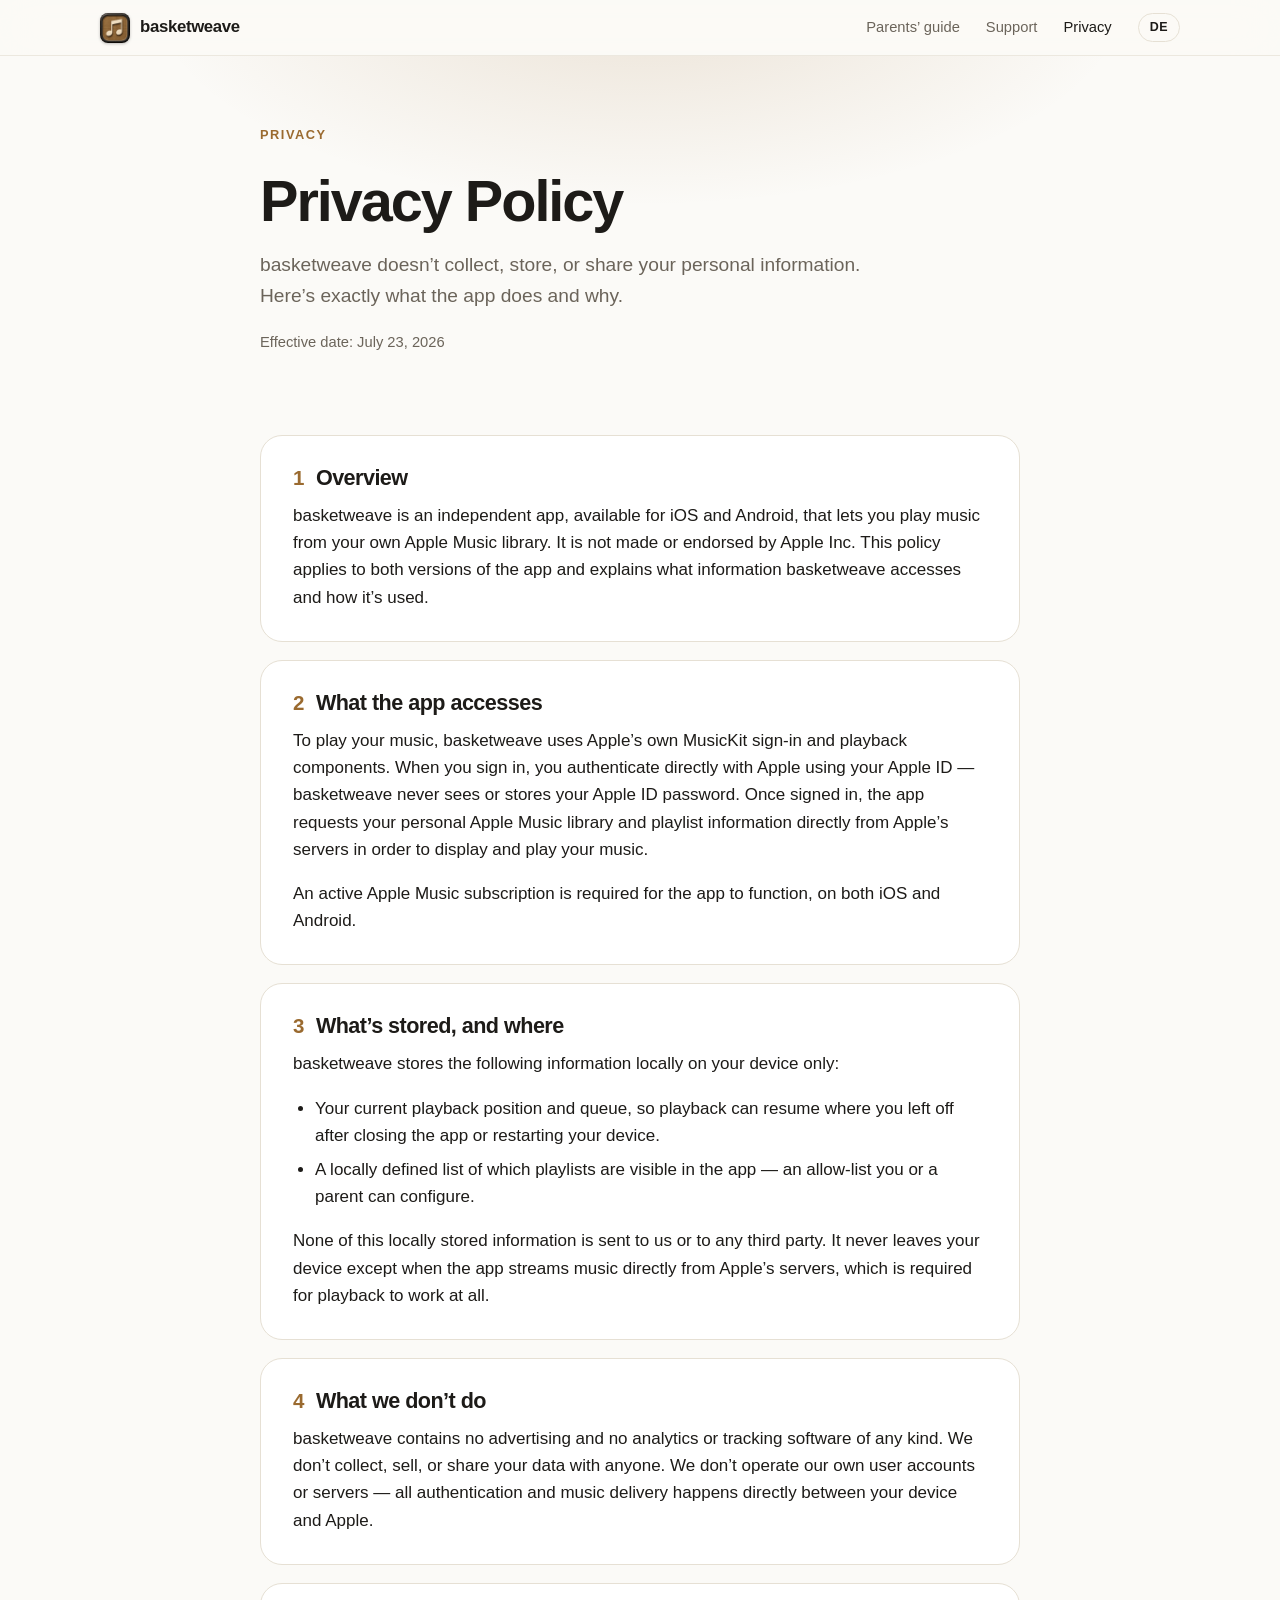
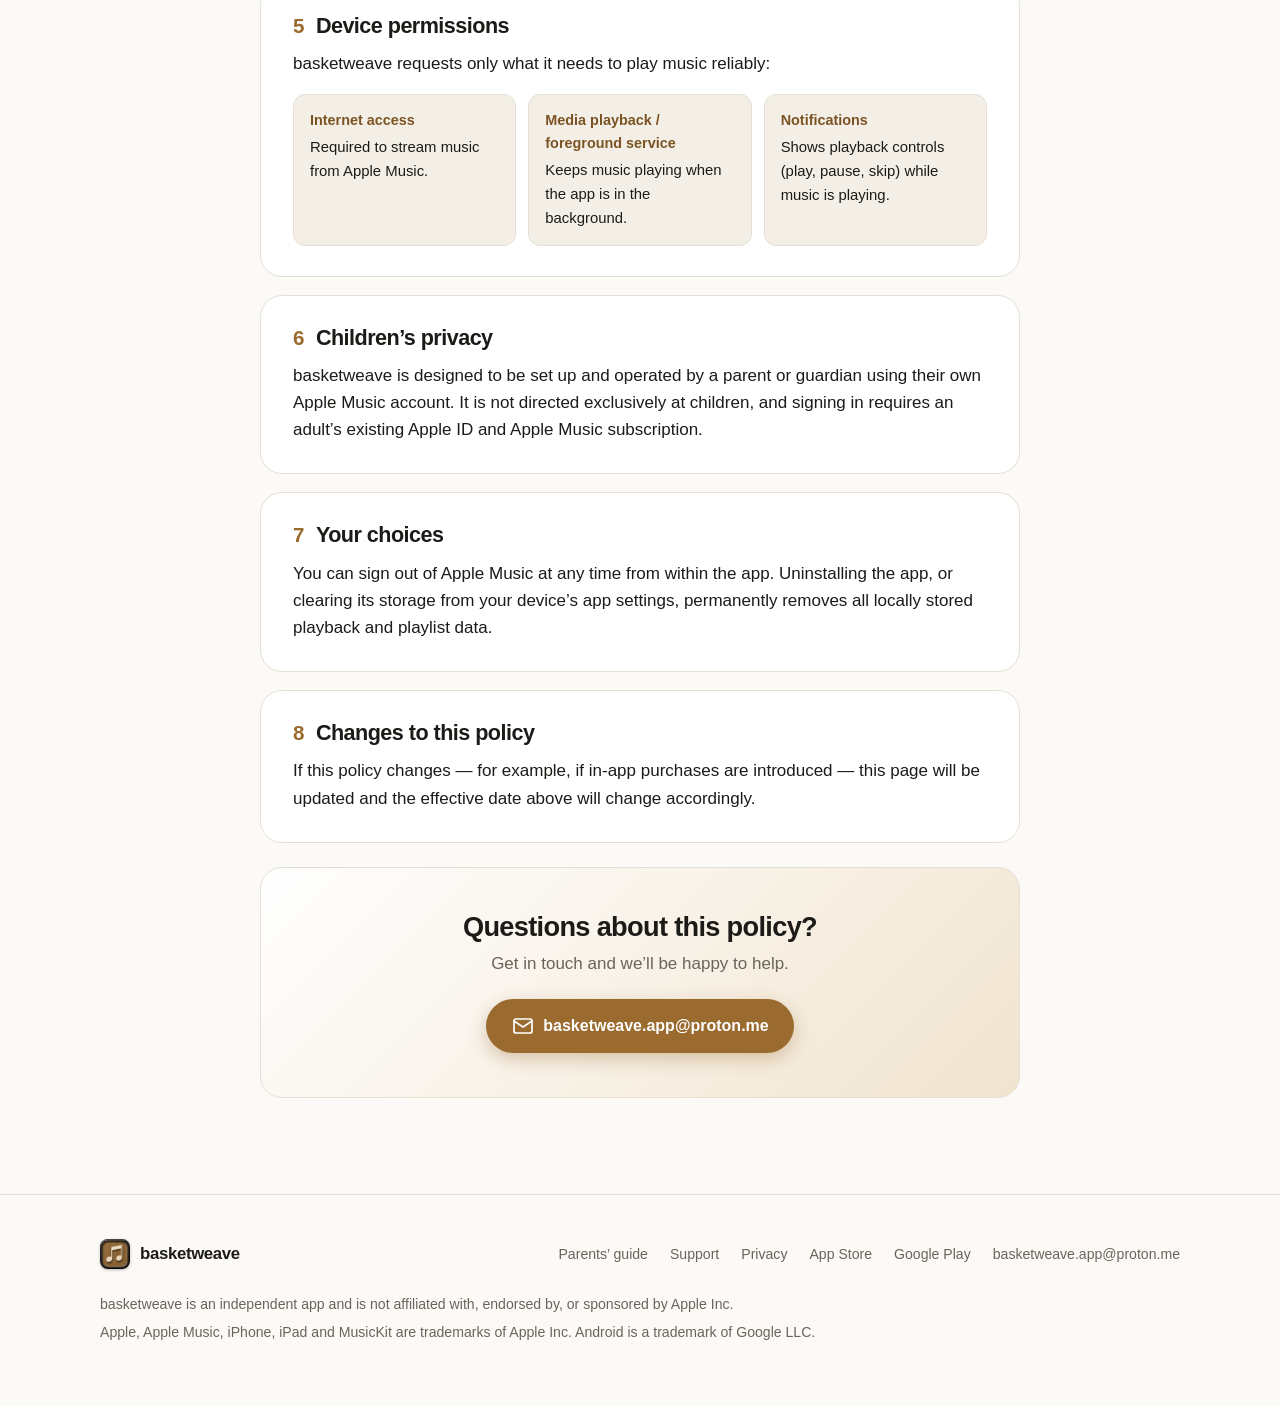
<file: privacy.html>
<!DOCTYPE html>
<html lang="en">
<head>
<meta charset="UTF-8">
<title>Privacy Policy — basketweave</title>
<meta name="viewport" content="width=device-width, initial-scale=1">
<meta name="description" content="Privacy policy for basketweave, an Apple Music player for iOS and Android.">
<meta name="theme-color" content="#fbfaf7" media="(prefers-color-scheme: light)">
<meta name="theme-color" content="#14120f" media="(prefers-color-scheme: dark)">
<meta name="apple-itunes-app" content="app-id=6776010613">
<meta property="og:site_name" content="basketweave">
<meta property="og:title" content="Privacy Policy — basketweave">
<meta property="og:description" content="Privacy policy for basketweave, an Apple Music player for iOS and Android.">
<meta property="og:type" content="website">
<meta property="og:url" content="https://reinholdeckert.github.io/basketweave/privacy.html">
<meta property="og:locale" content="en_US">
<meta property="og:locale:alternate" content="de_DE">
<meta property="og:image" content="https://reinholdeckert.github.io/basketweave/assets/og-image.jpg">
<meta property="og:image:width" content="1200">
<meta property="og:image:height" content="630">
<meta property="og:image:alt" content="basketweave app icon and two app screens">
<meta name="twitter:card" content="summary_large_image">
<meta name="twitter:title" content="Privacy Policy — basketweave">
<meta name="twitter:description" content="Privacy policy for basketweave, an Apple Music player for iOS and Android.">
<meta name="twitter:image" content="https://reinholdeckert.github.io/basketweave/assets/og-image.jpg">
<link rel="canonical" href="https://reinholdeckert.github.io/basketweave/privacy.html">
<link rel="alternate" hreflang="en" href="https://reinholdeckert.github.io/basketweave/privacy.html">
<link rel="alternate" hreflang="de" href="https://reinholdeckert.github.io/basketweave/de/privacy.html">
<link rel="alternate" hreflang="x-default" href="https://reinholdeckert.github.io/basketweave/privacy.html">
<link rel="icon" href="assets/favicon.ico">
<link rel="apple-touch-icon" href="assets/apple-touch-icon.png">
<link rel="stylesheet" href="style.css">
<script defer src="script.js"></script>
</head>
<body>
<header class="nav">
  <div class="container">
    <a class="brand" href="./"><img src="assets/icon-256.png" alt="" width="30" height="30"><span>basketweave</span></a>
    <button class="menu-btn" type="button" aria-label="Menu" aria-expanded="false"><svg class="icon" viewBox="0 0 24 24" aria-hidden="true"><path d="M4 8h16M4 16h16"/></svg></button>
    <nav class="nav-links" aria-label="Main">
      <a href="guide.html">Parents’ guide</a>
      <a href="support.html">Support</a>
      <a href="privacy.html" aria-current="page">Privacy</a>
      <a class="lang-switch" href="de/privacy.html" data-lang="de" hreflang="de" lang="de" aria-label="Deutsch">DE</a>
    </nav>
  </div>
</header>
<main>
<div class="page-hero">
  <div class="narrow">
    <span class="eyebrow">Privacy</span>
    <h1>Privacy Policy</h1>
    <p class="lede">basketweave doesn’t collect, store, or share your personal information. Here’s exactly what the app does and why.</p>
    <p class="updated">Effective date: July 23, 2026</p>
  </div>
</div>

<section style="padding-top:8px">
<div class="narrow">
  <div class="prose-card reveal"><h2><span class="num">1</span>Overview</h2><p>basketweave is an independent app, available for iOS and Android, that lets you play music from your own Apple Music library. It is not made or endorsed by Apple Inc. This policy applies to both versions of the app and explains what information basketweave accesses and how it’s used.</p></div>
  <div class="prose-card reveal"><h2><span class="num">2</span>What the app accesses</h2><p>To play your music, basketweave uses Apple’s own MusicKit sign-in and playback components. When you sign in, you authenticate directly with Apple using your Apple ID — basketweave never sees or stores your Apple ID password. Once signed in, the app requests your personal Apple Music library and playlist information directly from Apple’s servers in order to display and play your music.</p><p>An active Apple Music subscription is required for the app to function, on both iOS and Android.</p></div>
  <div class="prose-card reveal"><h2><span class="num">3</span>What’s stored, and where</h2><p>basketweave stores the following information locally on your device only:</p><ul><li>Your current playback position and queue, so playback can resume where you left off after closing the app or restarting your device.</li><li>A locally defined list of which playlists are visible in the app — an allow-list you or a parent can configure.</li></ul><p>None of this locally stored information is sent to us or to any third party. It never leaves your device except when the app streams music directly from Apple’s servers, which is required for playback to work at all.</p></div>
  <div class="prose-card reveal"><h2><span class="num">4</span>What we don’t do</h2><p>basketweave contains no advertising and no analytics or tracking software of any kind. We don’t collect, sell, or share your data with anyone. We don’t operate our own user accounts or servers — all authentication and music delivery happens directly between your device and Apple.</p></div>
  <div class="prose-card reveal"><h2><span class="num">5</span>Device permissions</h2><p>basketweave requests only what it needs to play music reliably:</p><ul class='perm-grid'><li><strong>Internet access</strong>Required to stream music from Apple Music.</li><li><strong>Media playback / foreground service</strong>Keeps music playing when the app is in the background.</li><li><strong>Notifications</strong>Shows playback controls (play, pause, skip) while music is playing.</li></ul></div>
  <div class="prose-card reveal"><h2><span class="num">6</span>Children’s privacy</h2><p>basketweave is designed to be set up and operated by a parent or guardian using their own Apple Music account. It is not directed exclusively at children, and signing in requires an adult’s existing Apple ID and Apple Music subscription.</p></div>
  <div class="prose-card reveal"><h2><span class="num">7</span>Your choices</h2><p>You can sign out of Apple Music at any time from within the app. Uninstalling the app, or clearing its storage from your device’s app settings, permanently removes all locally stored playback and playlist data.</p></div>
  <div class="prose-card reveal"><h2><span class="num">8</span>Changes to this policy</h2><p>If this policy changes — for example, if in-app purchases are introduced — this page will be updated and the effective date above will change accordingly.</p></div>

  <div class="contact reveal">
    <h2>Questions about this policy?</h2>
    <p>Get in touch and we’ll be happy to help.</p>
    <a class="btn btn-primary" href="mailto:basketweave.app@proton.me"><svg class="icon" viewBox="0 0 24 24" aria-hidden="true"><rect x="3" y="5" width="18" height="14" rx="2"/><path d="M3 7l9 6 9-6"/></svg>basketweave.app@proton.me</a>
  </div>
</div>
</section>
</main>
<footer>
  <div class="container">
    <div class="footer-top">
      <a class="brand" href="./"><img src="assets/icon-256.png" alt="" width="30" height="30"><span>basketweave</span></a>
      <nav class="footer-links">
        <a href="guide.html">Parents’ guide</a>
        <a href="support.html">Support</a>
        <a href="privacy.html">Privacy</a>
        <a href="https://apps.apple.com/us/app/basketweave/id6776010613" rel="noopener">App Store</a>
        <a href="https://play.google.com/store/apps/details?id=com.reinholdeckert.basketweave" rel="noopener">Google Play</a>
        <a href="mailto:basketweave.app@proton.me">basketweave.app@proton.me</a>
      </nav>
    </div>
    <p>basketweave is an independent app and is not affiliated with, endorsed by, or sponsored by Apple Inc.</p>
    <p>Apple, Apple Music, iPhone, iPad and MusicKit are trademarks of Apple Inc. Android is a trademark of Google LLC.</p>
  </div>
</footer>
</body>
</html>
</file>
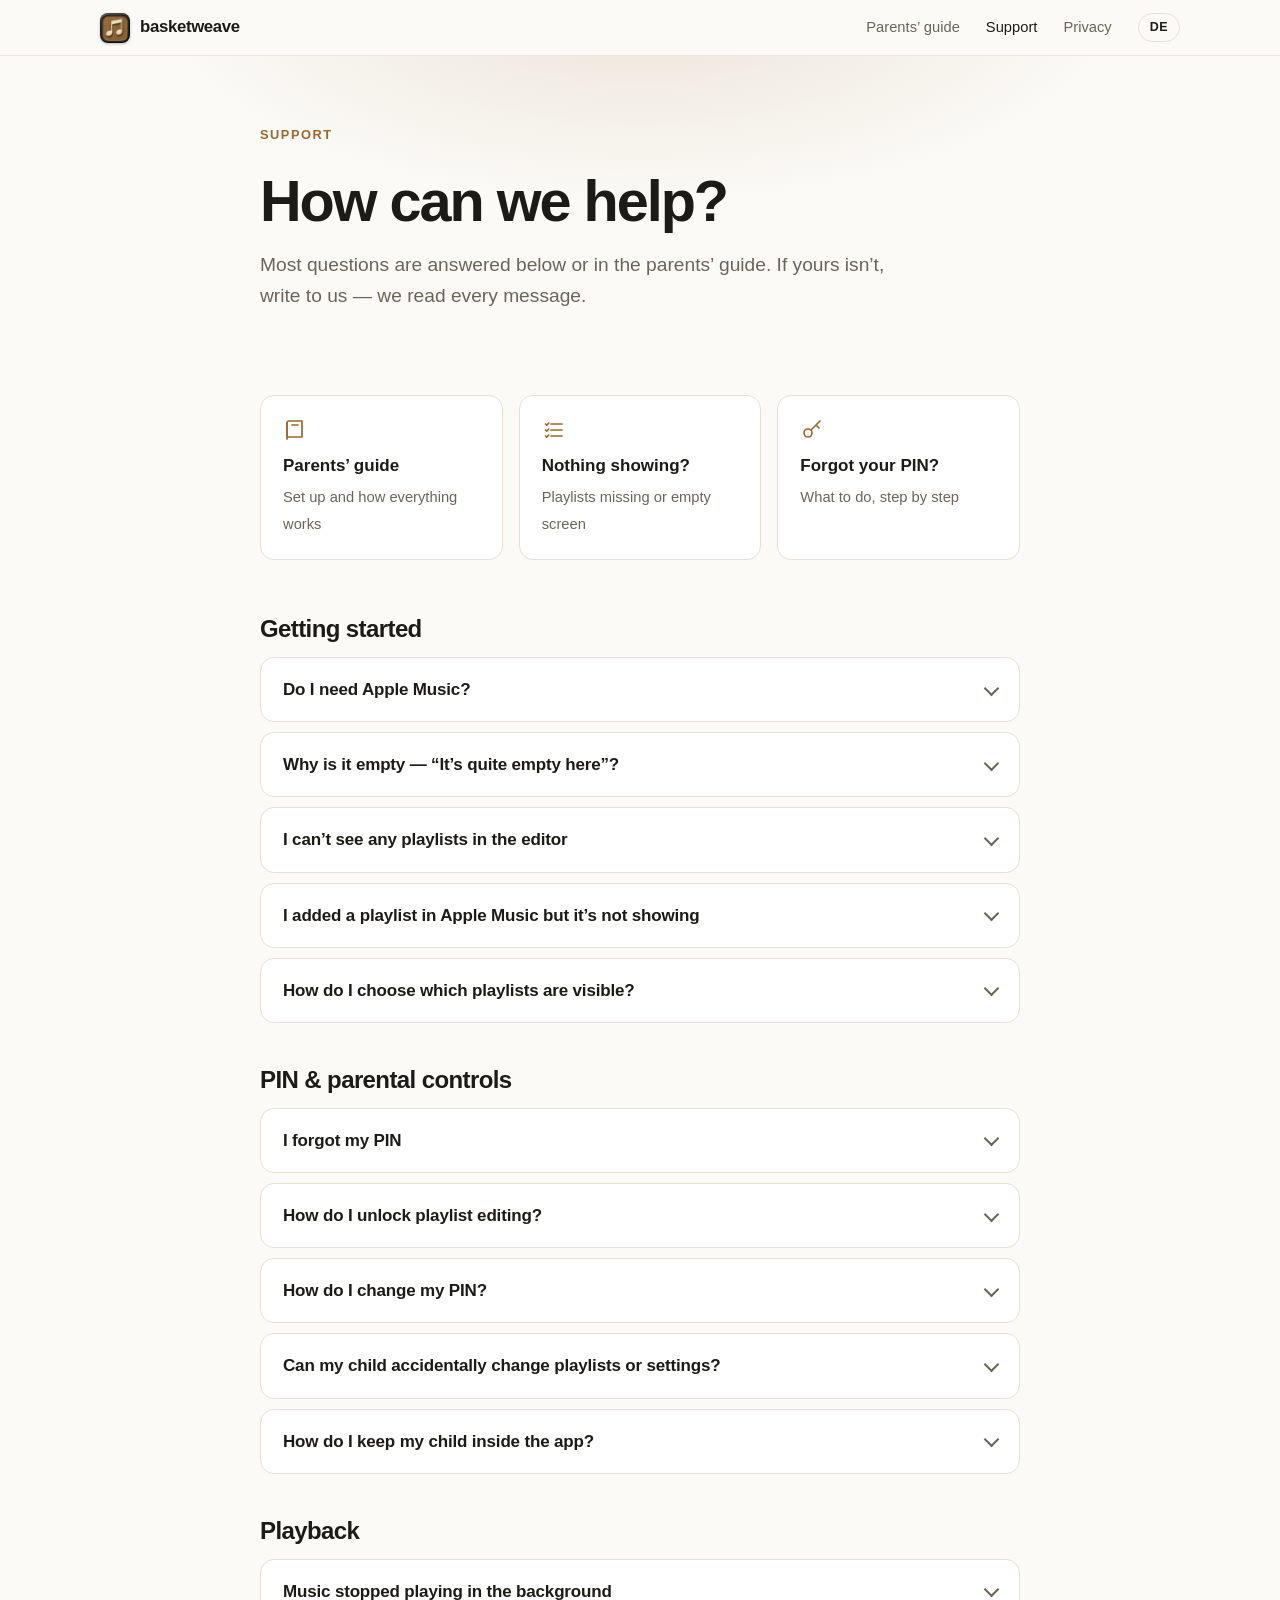
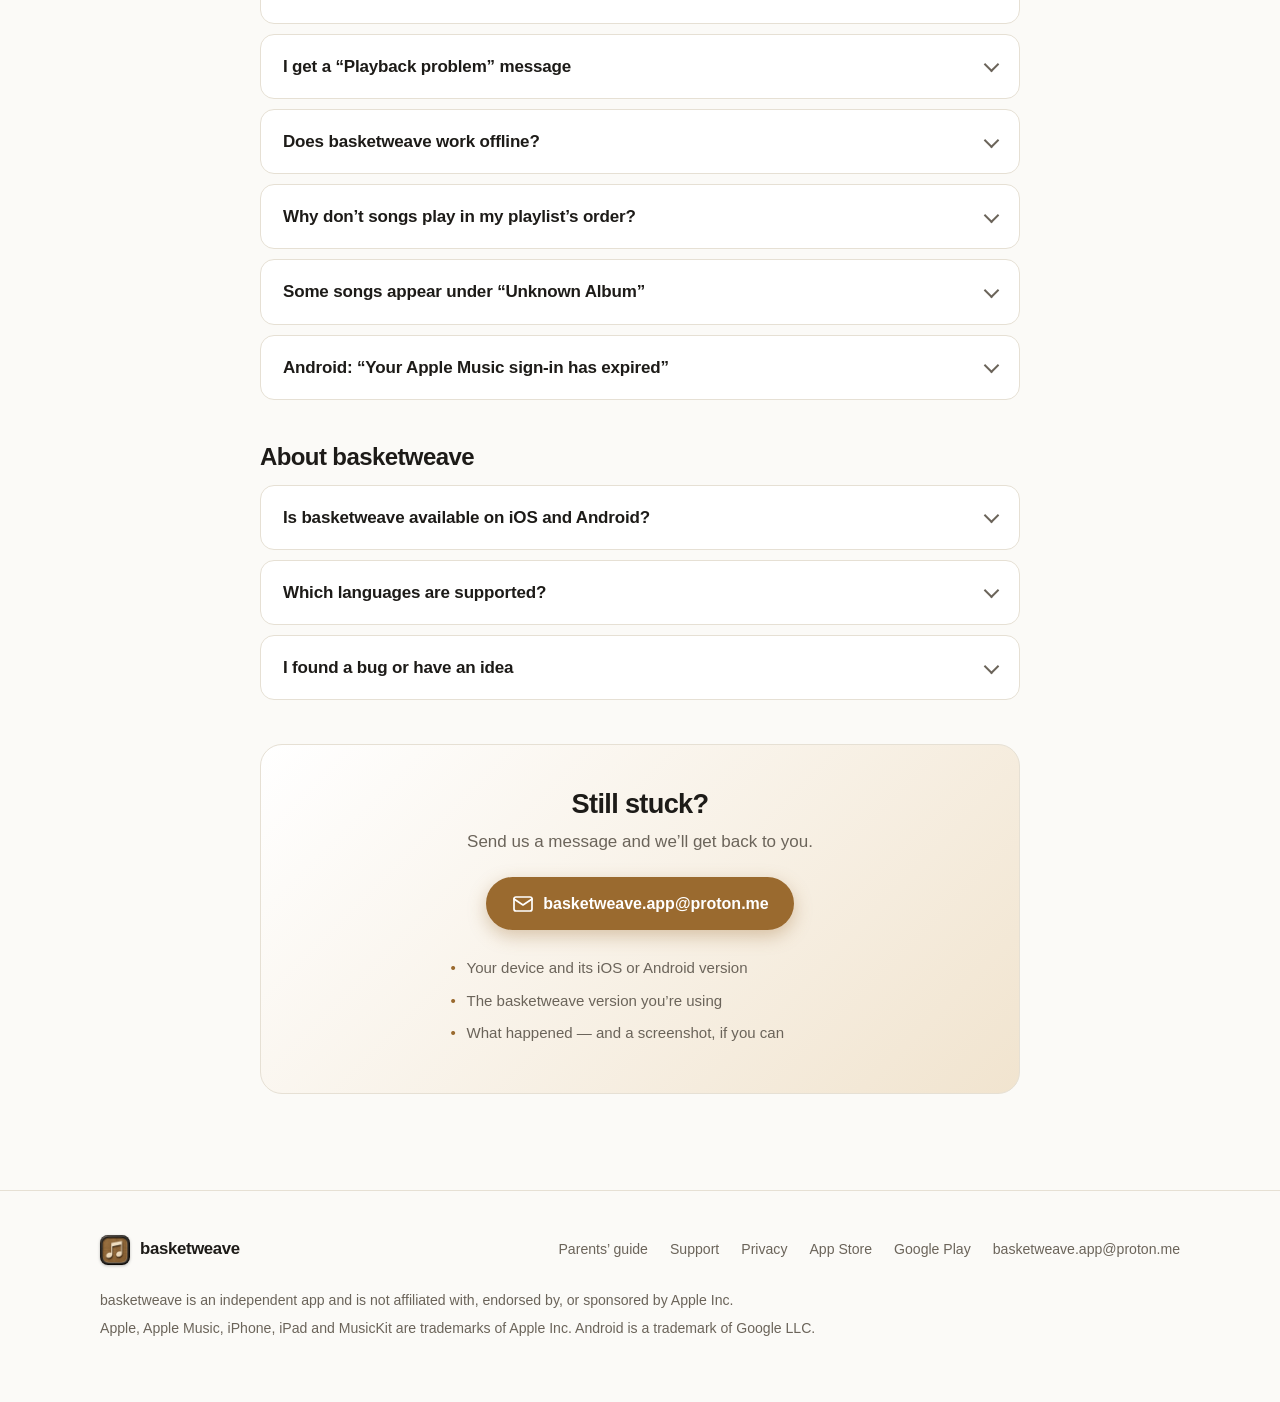
<file: support.html>
<!DOCTYPE html>
<html lang="en">
<head>
<meta charset="UTF-8">
<title>Support — basketweave</title>
<meta name="viewport" content="width=device-width, initial-scale=1">
<meta name="description" content="Help and frequently asked questions for basketweave on iOS and Android.">
<meta name="theme-color" content="#fbfaf7" media="(prefers-color-scheme: light)">
<meta name="theme-color" content="#14120f" media="(prefers-color-scheme: dark)">
<meta name="apple-itunes-app" content="app-id=6776010613">
<meta property="og:site_name" content="basketweave">
<meta property="og:title" content="Support — basketweave">
<meta property="og:description" content="Help and frequently asked questions for basketweave on iOS and Android.">
<meta property="og:type" content="website">
<meta property="og:url" content="https://reinholdeckert.github.io/basketweave/support.html">
<meta property="og:locale" content="en_US">
<meta property="og:locale:alternate" content="de_DE">
<meta property="og:image" content="https://reinholdeckert.github.io/basketweave/assets/og-image.jpg">
<meta property="og:image:width" content="1200">
<meta property="og:image:height" content="630">
<meta property="og:image:alt" content="basketweave app icon and two app screens">
<meta name="twitter:card" content="summary_large_image">
<meta name="twitter:title" content="Support — basketweave">
<meta name="twitter:description" content="Help and frequently asked questions for basketweave on iOS and Android.">
<meta name="twitter:image" content="https://reinholdeckert.github.io/basketweave/assets/og-image.jpg">
<link rel="canonical" href="https://reinholdeckert.github.io/basketweave/support.html">
<link rel="alternate" hreflang="en" href="https://reinholdeckert.github.io/basketweave/support.html">
<link rel="alternate" hreflang="de" href="https://reinholdeckert.github.io/basketweave/de/support.html">
<link rel="alternate" hreflang="x-default" href="https://reinholdeckert.github.io/basketweave/support.html">
<link rel="icon" href="assets/favicon.ico">
<link rel="apple-touch-icon" href="assets/apple-touch-icon.png">
<link rel="stylesheet" href="style.css">
<script defer src="script.js"></script>
</head>
<body>
<header class="nav">
  <div class="container">
    <a class="brand" href="./"><img src="assets/icon-256.png" alt="" width="30" height="30"><span>basketweave</span></a>
    <button class="menu-btn" type="button" aria-label="Menu" aria-expanded="false"><svg class="icon" viewBox="0 0 24 24" aria-hidden="true"><path d="M4 8h16M4 16h16"/></svg></button>
    <nav class="nav-links" aria-label="Main">
      <a href="guide.html">Parents’ guide</a>
      <a href="support.html" aria-current="page">Support</a>
      <a href="privacy.html">Privacy</a>
      <a class="lang-switch" href="de/support.html" data-lang="de" hreflang="de" lang="de" aria-label="Deutsch">DE</a>
    </nav>
  </div>
</header>
<main>
<div class="page-hero">
  <div class="narrow">
    <span class="eyebrow">Support</span>
    <h1>How can we help?</h1>
    <p class="lede">Most questions are answered below or in the parents’ guide. If yours isn’t, write to us — we read every message.</p>
  </div>
</div>

<section style="padding-top:24px">
<div class="narrow">
  <div class="quick">
    <a href="guide.html"><svg class="icon" viewBox="0 0 24 24" aria-hidden="true"><path d="M4 5a2 2 0 0 1 2-2h13v16H6a2 2 0 0 0-2 2z"/><path d="M4 19V5M9 7h6"/></svg><strong>Parents’ guide</strong><span>Set up and how everything works</span></a>
    <a href="#empty"><svg class="icon" viewBox="0 0 24 24" aria-hidden="true"><path d="M9 6h11M9 12h11M9 18h11"/><path d="M3.5 6l1.2 1.2L6.8 5M3.5 12l1.2 1.2L6.8 11M3.5 18l1.2 1.2L6.8 17"/></svg><strong>Nothing showing?</strong><span>Playlists missing or empty screen</span></a>
    <a href="#forgot-pin"><svg class="icon" viewBox="0 0 24 24" aria-hidden="true"><circle cx="8" cy="15" r="4"/><path d="M11 12l9-9M16 7l3 3"/></svg><strong>Forgot your PIN?</strong><span>What to do, step by step</span></a>
  </div>
  <div class="faq-group reveal"><h2>Getting started</h2><details id="apple-music"><summary>Do I need Apple Music?</summary><div><p>Yes. basketweave is free, but it plays music from your Apple Music library, so an active Apple Music subscription is required on both iOS and Android.</p></div></details><details id="empty"><summary>Why is it empty — “It’s quite empty here”?</summary><div><p>Nothing shows up for your child until you choose which playlists are allowed. Open the playlist editor with the button in the top right and switch on the playlists you want. If the button isn’t there, editing is locked — press and hold the lock icon and enter your PIN. If the lock icon is missing too, kiosk mode is active (Guided Access, Single App Mode, Screen Pinning or the Kiosk Mode setting on iOS) — leave it first.</p><p>If the editor itself shows no playlists, create one in the Apple Music app first and tap <em>Reload</em>.</p></div></details><details id="no-playlists"><summary>I can’t see any playlists in the editor</summary><div><p>Make sure basketweave has access to your Apple Music (iOS: Settings → basketweave; Android: sign in to Apple Music again) and that playlists exist in your Apple Music library.</p></div></details><details id="new-playlist"><summary>I added a playlist in Apple Music but it’s not showing</summary><div><p>New playlists aren’t visible to your child automatically — that’s the point. Open the playlist editor (it refreshes your list) and switch the new playlist on.</p></div></details><details id="choose"><summary>How do I choose which playlists are visible?</summary><div><p>Open the playlist editor and switch on the playlists you want your child to access. Everything else stays hidden. Details are in the <a href='guide.html#playlists'>parents’ guide</a>.</p></div></details></div>
  <div class="faq-group reveal"><h2>PIN &amp; parental controls</h2><details id="forgot-pin"><summary>I forgot my PIN</summary><div><p>There’s no “forgot PIN” option — that’s deliberate, so nobody can bypass it. Delete the app and reinstall it. This also clears your allowed playlists and playback history, so you’ll set those up again.</p></div></details><details id="unlock"><summary>How do I unlock playlist editing?</summary><div><p>Press and hold the lock icon and enter your 6-digit PIN. A simple tap only shows a hint — it’s a long press on purpose, so little fingers don’t open it by accident.</p></div></details><details id="change-pin"><summary>How do I change my PIN?</summary><div><p>First unlock playlist editing (press and hold the lock icon, enter your PIN). Then press and hold the open lock icon again: basketweave asks for your current PIN, then lets you choose and confirm a new 6-digit PIN.</p></div></details><details id="accident"><summary>Can my child accidentally change playlists or settings?</summary><div><p>Not once editing is locked with a PIN. For extra safety, basketweave hides the lock and edit buttons completely while Guided Access, Single App Mode or Screen Pinning is active, and on iOS you can also switch on Kiosk Mode in Settings. See <a href='guide.html#kiosk'>Kiosk mode</a>.</p></div></details><details id="stay-in-app"><summary>How do I keep my child inside the app?</summary><div><p>Use your system’s own feature: <strong>Guided Access</strong> on iPhone/iPad (Settings → Accessibility) or <strong>Screen Pinning</strong> on Android (security settings → App pinning). basketweave detects both automatically and hides the lock and edit buttons while they are active. Need more? On iOS you can switch on Kiosk Mode in Settings → basketweave. For advanced users with MDM-managed devices, <strong>Single App Mode</strong> gives the best experience.</p></div></details></div>
  <div class="faq-group reveal"><h2>Playback</h2><details id="background"><summary>Music stopped playing in the background</summary><div><p>Check that notifications are allowed so the playback controls can stay active, and that battery optimization isn’t restricting basketweave. Some Android manufacturers are aggressive about closing background apps; adding basketweave to the battery-optimization allow list usually fixes this.</p></div></details><details id="playback-problem"><summary>I get a “Playback problem” message</summary><div><p>Tap <em>OK</em> and try again. If it keeps happening, tap <em>Reset playback</em> in that message — it clears the current queue and starts fresh. Also check your internet connection and that your Apple Music subscription is active.</p></div></details><details id="offline"><summary>Does basketweave work offline?</summary><div><p>On iOS, yes: download the playlist in the Apple Music app and it plays in basketweave without an internet connection. Downloads need an active Apple Music subscription.</p><p>On Android, offline playback isn’t available at the moment — an internet connection is needed.</p></div></details><details id="order"><summary>Why don’t songs play in my playlist’s order?</summary><div><p>basketweave shows albums rather than song lists. It groups a playlist’s songs by artist and album, sorts albums by artist, and plays tracks in album order. A hand-made playlist order isn’t kept.</p></div></details><details id="unknown-album"><summary>Some songs appear under “Unknown Album”</summary><div><p>That happens when a song in your library has no album information. Adding the album name to the song in Apple Music or iTunes fixes it.</p></div></details><details id="signin-expired"><summary>Android: “Your Apple Music sign-in has expired”</summary><div><p>Reconnect when prompted: sign in with your Apple ID again on Apple’s screen. Your allowed playlists and PIN stay as they are.</p></div></details></div>
  <div class="faq-group reveal"><h2>About basketweave</h2><details id="platforms"><summary>Is basketweave available on iOS and Android?</summary><div><p>Yes. It’s built separately for iPhone/iPad (iOS 18.6 or later) and Android (10 or later). Both work the same way and share this website and privacy policy.</p></div></details><details id="languages"><summary>Which languages are supported?</summary><div><p>The apps and this website are available in English and German, following your device’s language.</p></div></details><details id="feedback"><summary>I found a bug or have an idea</summary><div><p>Please email us with a description (and a screenshot if it’s visual). Ideas are always welcome — many updates start as a suggestion from a parent.</p></div></details></div>

  <div class="contact reveal" id="contact">
    <h2>Still stuck?</h2>
    <p>Send us a message and we’ll get back to you.</p>
    <a class="btn btn-primary" href="mailto:basketweave.app@proton.me"><svg class="icon" viewBox="0 0 24 24" aria-hidden="true"><rect x="3" y="5" width="18" height="14" rx="2"/><path d="M3 7l9 6 9-6"/></svg>basketweave.app@proton.me</a>
    <ul>
      <li>Your device and its iOS or Android version</li>
      <li>The basketweave version you’re using</li>
      <li>What happened — and a screenshot, if you can</li>
    </ul>
  </div>
</div>
</section>
</main>
<footer>
  <div class="container">
    <div class="footer-top">
      <a class="brand" href="./"><img src="assets/icon-256.png" alt="" width="30" height="30"><span>basketweave</span></a>
      <nav class="footer-links">
        <a href="guide.html">Parents’ guide</a>
        <a href="support.html">Support</a>
        <a href="privacy.html">Privacy</a>
        <a href="https://apps.apple.com/us/app/basketweave/id6776010613" rel="noopener">App Store</a>
        <a href="https://play.google.com/store/apps/details?id=com.reinholdeckert.basketweave" rel="noopener">Google Play</a>
        <a href="mailto:basketweave.app@proton.me">basketweave.app@proton.me</a>
      </nav>
    </div>
    <p>basketweave is an independent app and is not affiliated with, endorsed by, or sponsored by Apple Inc.</p>
    <p>Apple, Apple Music, iPhone, iPad and MusicKit are trademarks of Apple Inc. Android is a trademark of Google LLC.</p>
  </div>
</footer>
</body>
</html>
</file>
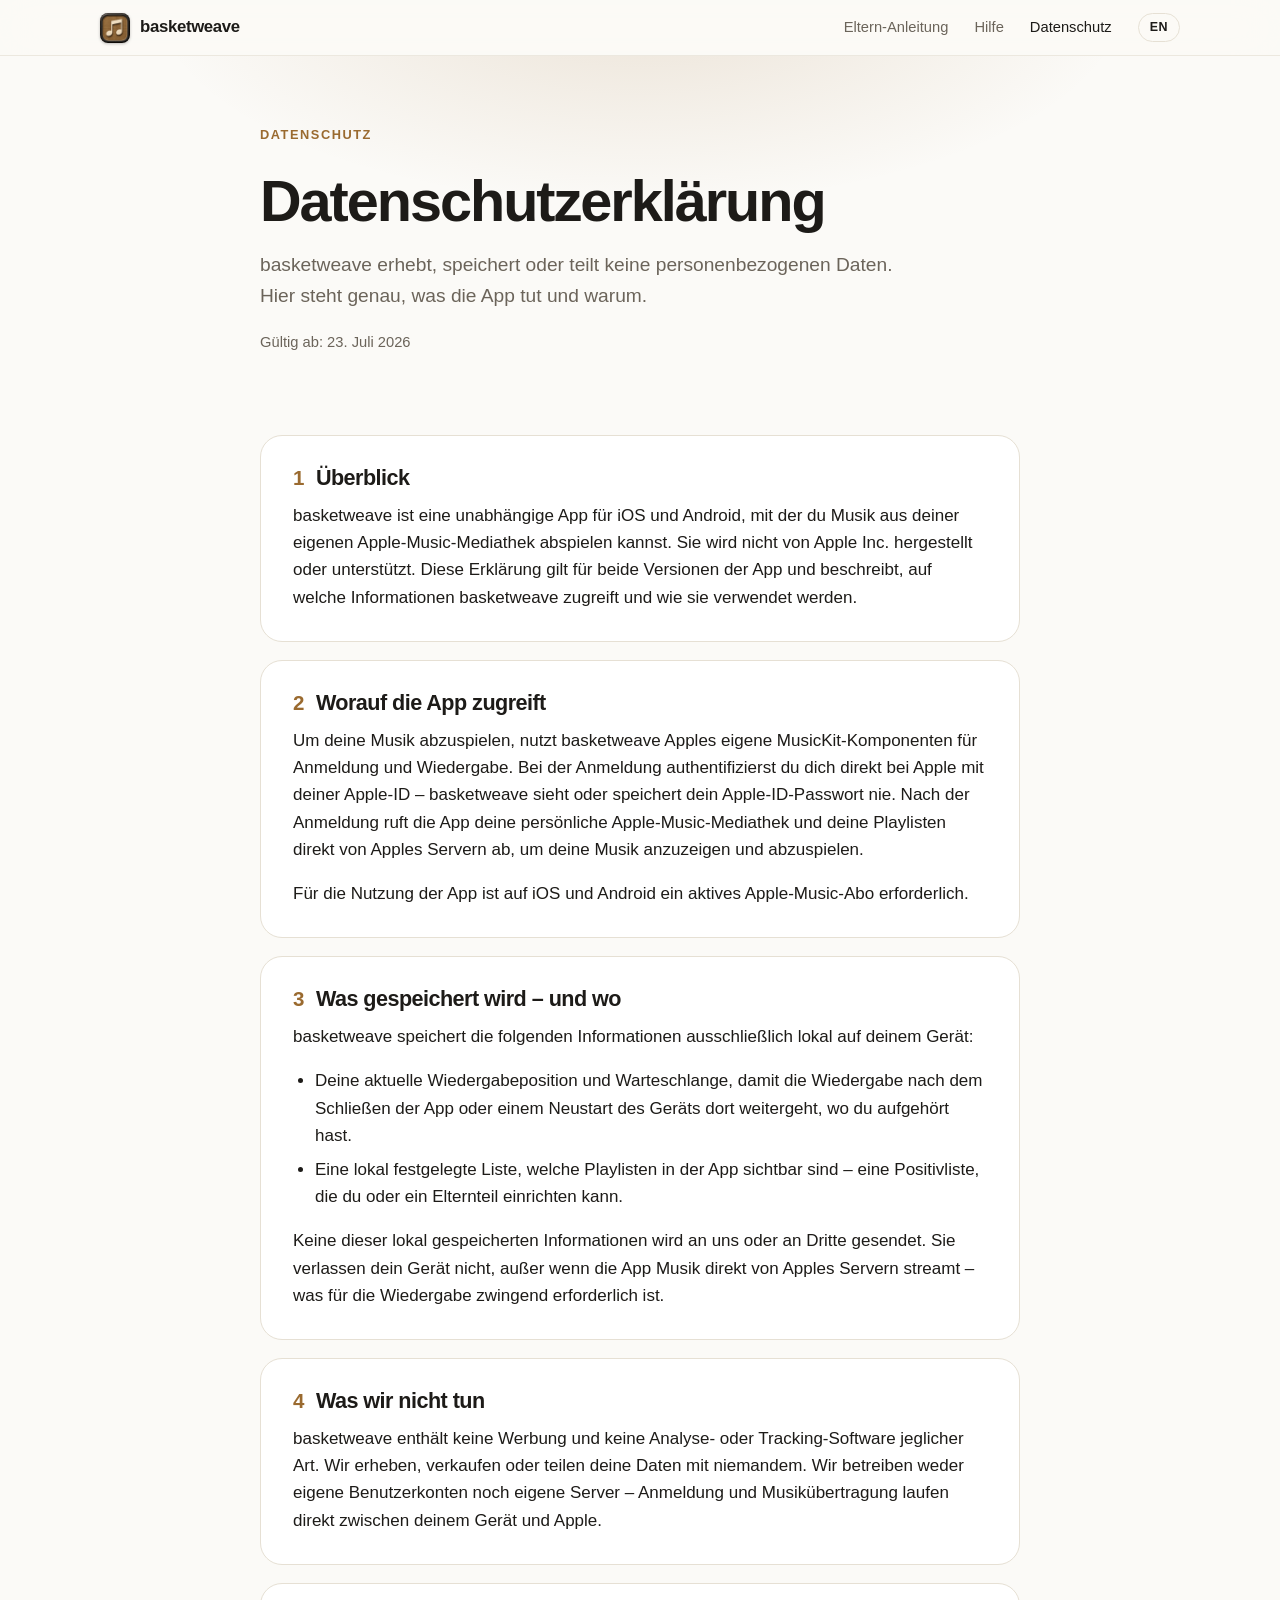
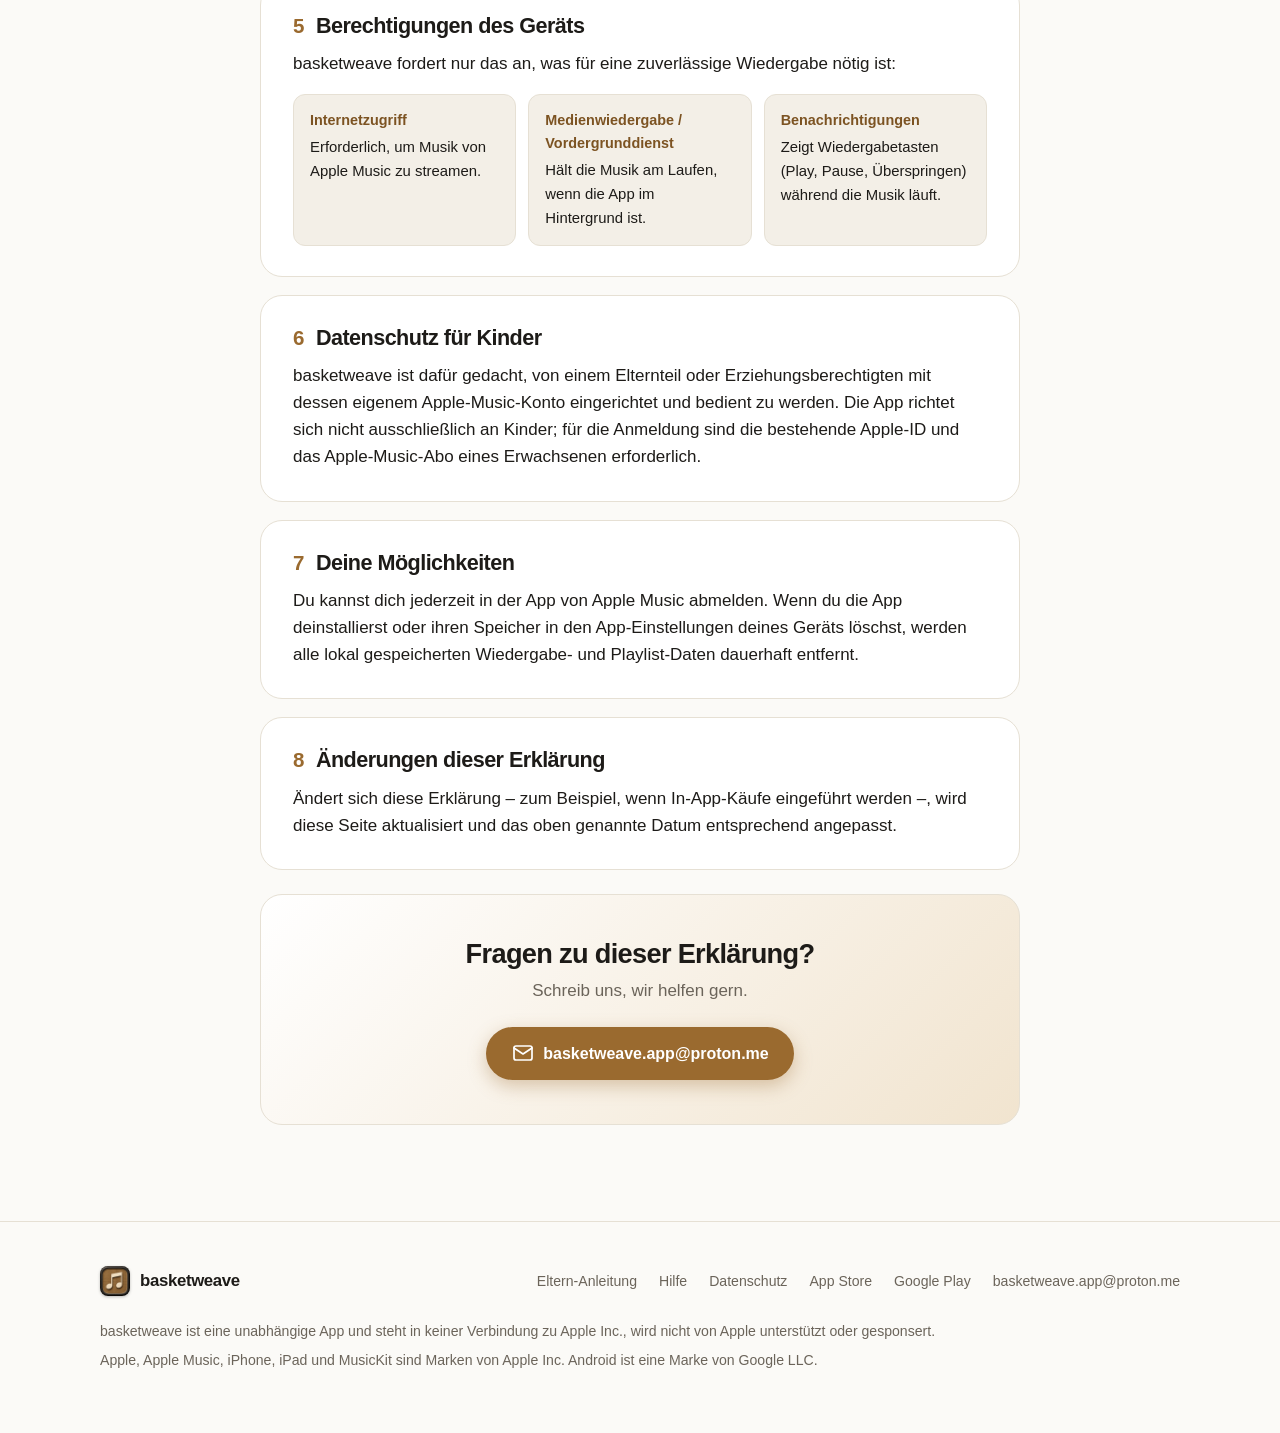
<file: de/privacy.html>
<!DOCTYPE html>
<html lang="de">
<head>
<meta charset="UTF-8">
<title>Datenschutzerklärung — basketweave</title>
<meta name="viewport" content="width=device-width, initial-scale=1">
<meta name="description" content="Datenschutzerklärung für basketweave, einen Apple-Music-Player für iOS und Android.">
<meta name="theme-color" content="#fbfaf7" media="(prefers-color-scheme: light)">
<meta name="theme-color" content="#14120f" media="(prefers-color-scheme: dark)">
<meta name="apple-itunes-app" content="app-id=6776010613">
<meta property="og:site_name" content="basketweave">
<meta property="og:title" content="Datenschutzerklärung — basketweave">
<meta property="og:description" content="Datenschutzerklärung für basketweave, einen Apple-Music-Player für iOS und Android.">
<meta property="og:type" content="website">
<meta property="og:url" content="https://reinholdeckert.github.io/basketweave/de/privacy.html">
<meta property="og:locale" content="de_DE">
<meta property="og:locale:alternate" content="en_US">
<meta property="og:image" content="https://reinholdeckert.github.io/basketweave/assets/og-image.jpg">
<meta property="og:image:width" content="1200">
<meta property="og:image:height" content="630">
<meta property="og:image:alt" content="basketweave App-Symbol und zwei App-Ansichten">
<meta name="twitter:card" content="summary_large_image">
<meta name="twitter:title" content="Datenschutzerklärung — basketweave">
<meta name="twitter:description" content="Datenschutzerklärung für basketweave, einen Apple-Music-Player für iOS und Android.">
<meta name="twitter:image" content="https://reinholdeckert.github.io/basketweave/assets/og-image.jpg">
<link rel="canonical" href="https://reinholdeckert.github.io/basketweave/de/privacy.html">
<link rel="alternate" hreflang="en" href="https://reinholdeckert.github.io/basketweave/privacy.html">
<link rel="alternate" hreflang="de" href="https://reinholdeckert.github.io/basketweave/de/privacy.html">
<link rel="alternate" hreflang="x-default" href="https://reinholdeckert.github.io/basketweave/privacy.html">
<link rel="icon" href="../assets/favicon.ico">
<link rel="apple-touch-icon" href="../assets/apple-touch-icon.png">
<link rel="stylesheet" href="../style.css">
<script defer src="../script.js"></script>
</head>
<body>
<header class="nav">
  <div class="container">
    <a class="brand" href="./"><img src="../assets/icon-256.png" alt="" width="30" height="30"><span>basketweave</span></a>
    <button class="menu-btn" type="button" aria-label="Menü" aria-expanded="false"><svg class="icon" viewBox="0 0 24 24" aria-hidden="true"><path d="M4 8h16M4 16h16"/></svg></button>
    <nav class="nav-links" aria-label="Hauptnavigation">
      <a href="guide.html">Eltern-Anleitung</a>
      <a href="support.html">Hilfe</a>
      <a href="privacy.html" aria-current="page">Datenschutz</a>
      <a class="lang-switch" href="../privacy.html" data-lang="en" hreflang="en" lang="en" aria-label="English">EN</a>
    </nav>
  </div>
</header>
<main>
<div class="page-hero">
  <div class="narrow">
    <span class="eyebrow">Datenschutz</span>
    <h1>Datenschutzerklärung</h1>
    <p class="lede">basketweave erhebt, speichert oder teilt keine personenbezogenen Daten. Hier steht genau, was die App tut und warum.</p>
    <p class="updated">Gültig ab: 23. Juli 2026</p>
  </div>
</div>

<section style="padding-top:8px">
<div class="narrow">
  <div class="prose-card reveal"><h2><span class="num">1</span>Überblick</h2><p>basketweave ist eine unabhängige App für iOS und Android, mit der du Musik aus deiner eigenen Apple-Music-Mediathek abspielen kannst. Sie wird nicht von Apple Inc. hergestellt oder unterstützt. Diese Erklärung gilt für beide Versionen der App und beschreibt, auf welche Informationen basketweave zugreift und wie sie verwendet werden.</p></div>
  <div class="prose-card reveal"><h2><span class="num">2</span>Worauf die App zugreift</h2><p>Um deine Musik abzuspielen, nutzt basketweave Apples eigene MusicKit-Komponenten für Anmeldung und Wiedergabe. Bei der Anmeldung authentifizierst du dich direkt bei Apple mit deiner Apple-ID – basketweave sieht oder speichert dein Apple-ID-Passwort nie. Nach der Anmeldung ruft die App deine persönliche Apple-Music-Mediathek und deine Playlisten direkt von Apples Servern ab, um deine Musik anzuzeigen und abzuspielen.</p><p>Für die Nutzung der App ist auf iOS und Android ein aktives Apple-Music-Abo erforderlich.</p></div>
  <div class="prose-card reveal"><h2><span class="num">3</span>Was gespeichert wird – und wo</h2><p>basketweave speichert die folgenden Informationen ausschließlich lokal auf deinem Gerät:</p><ul><li>Deine aktuelle Wiedergabeposition und Warteschlange, damit die Wiedergabe nach dem Schließen der App oder einem Neustart des Geräts dort weitergeht, wo du aufgehört hast.</li><li>Eine lokal festgelegte Liste, welche Playlisten in der App sichtbar sind – eine Positivliste, die du oder ein Elternteil einrichten kann.</li></ul><p>Keine dieser lokal gespeicherten Informationen wird an uns oder an Dritte gesendet. Sie verlassen dein Gerät nicht, außer wenn die App Musik direkt von Apples Servern streamt – was für die Wiedergabe zwingend erforderlich ist.</p></div>
  <div class="prose-card reveal"><h2><span class="num">4</span>Was wir nicht tun</h2><p>basketweave enthält keine Werbung und keine Analyse- oder Tracking-Software jeglicher Art. Wir erheben, verkaufen oder teilen deine Daten mit niemandem. Wir betreiben weder eigene Benutzerkonten noch eigene Server – Anmeldung und Musikübertragung laufen direkt zwischen deinem Gerät und Apple.</p></div>
  <div class="prose-card reveal"><h2><span class="num">5</span>Berechtigungen des Geräts</h2><p>basketweave fordert nur das an, was für eine zuverlässige Wiedergabe nötig ist:</p><ul class='perm-grid'><li><strong>Internetzugriff</strong>Erforderlich, um Musik von Apple Music zu streamen.</li><li><strong>Medienwiedergabe / Vordergrunddienst</strong>Hält die Musik am Laufen, wenn die App im Hintergrund ist.</li><li><strong>Benachrichtigungen</strong>Zeigt Wiedergabetasten (Play, Pause, Überspringen) während die Musik läuft.</li></ul></div>
  <div class="prose-card reveal"><h2><span class="num">6</span>Datenschutz für Kinder</h2><p>basketweave ist dafür gedacht, von einem Elternteil oder Erziehungsberechtigten mit dessen eigenem Apple-Music-Konto eingerichtet und bedient zu werden. Die App richtet sich nicht ausschließlich an Kinder; für die Anmeldung sind die bestehende Apple-ID und das Apple-Music-Abo eines Erwachsenen erforderlich.</p></div>
  <div class="prose-card reveal"><h2><span class="num">7</span>Deine Möglichkeiten</h2><p>Du kannst dich jederzeit in der App von Apple Music abmelden. Wenn du die App deinstallierst oder ihren Speicher in den App-Einstellungen deines Geräts löschst, werden alle lokal gespeicherten Wiedergabe- und Playlist-Daten dauerhaft entfernt.</p></div>
  <div class="prose-card reveal"><h2><span class="num">8</span>Änderungen dieser Erklärung</h2><p>Ändert sich diese Erklärung – zum Beispiel, wenn In-App-Käufe eingeführt werden –, wird diese Seite aktualisiert und das oben genannte Datum entsprechend angepasst.</p></div>

  <div class="contact reveal">
    <h2>Fragen zu dieser Erklärung?</h2>
    <p>Schreib uns, wir helfen gern.</p>
    <a class="btn btn-primary" href="mailto:basketweave.app@proton.me"><svg class="icon" viewBox="0 0 24 24" aria-hidden="true"><rect x="3" y="5" width="18" height="14" rx="2"/><path d="M3 7l9 6 9-6"/></svg>basketweave.app@proton.me</a>
  </div>
</div>
</section>
</main>
<footer>
  <div class="container">
    <div class="footer-top">
      <a class="brand" href="./"><img src="../assets/icon-256.png" alt="" width="30" height="30"><span>basketweave</span></a>
      <nav class="footer-links">
        <a href="guide.html">Eltern-Anleitung</a>
        <a href="support.html">Hilfe</a>
        <a href="privacy.html">Datenschutz</a>
        <a href="https://apps.apple.com/us/app/basketweave/id6776010613" rel="noopener">App Store</a>
        <a href="https://play.google.com/store/apps/details?id=com.reinholdeckert.basketweave&hl=de" rel="noopener">Google Play</a>
        <a href="mailto:basketweave.app@proton.me">basketweave.app@proton.me</a>
      </nav>
    </div>
    <p>basketweave ist eine unabhängige App und steht in keiner Verbindung zu Apple Inc., wird nicht von Apple unterstützt oder gesponsert.</p>
    <p>Apple, Apple Music, iPhone, iPad und MusicKit sind Marken von Apple Inc. Android ist eine Marke von Google LLC.</p>
  </div>
</footer>
</body>
</html>
</file>
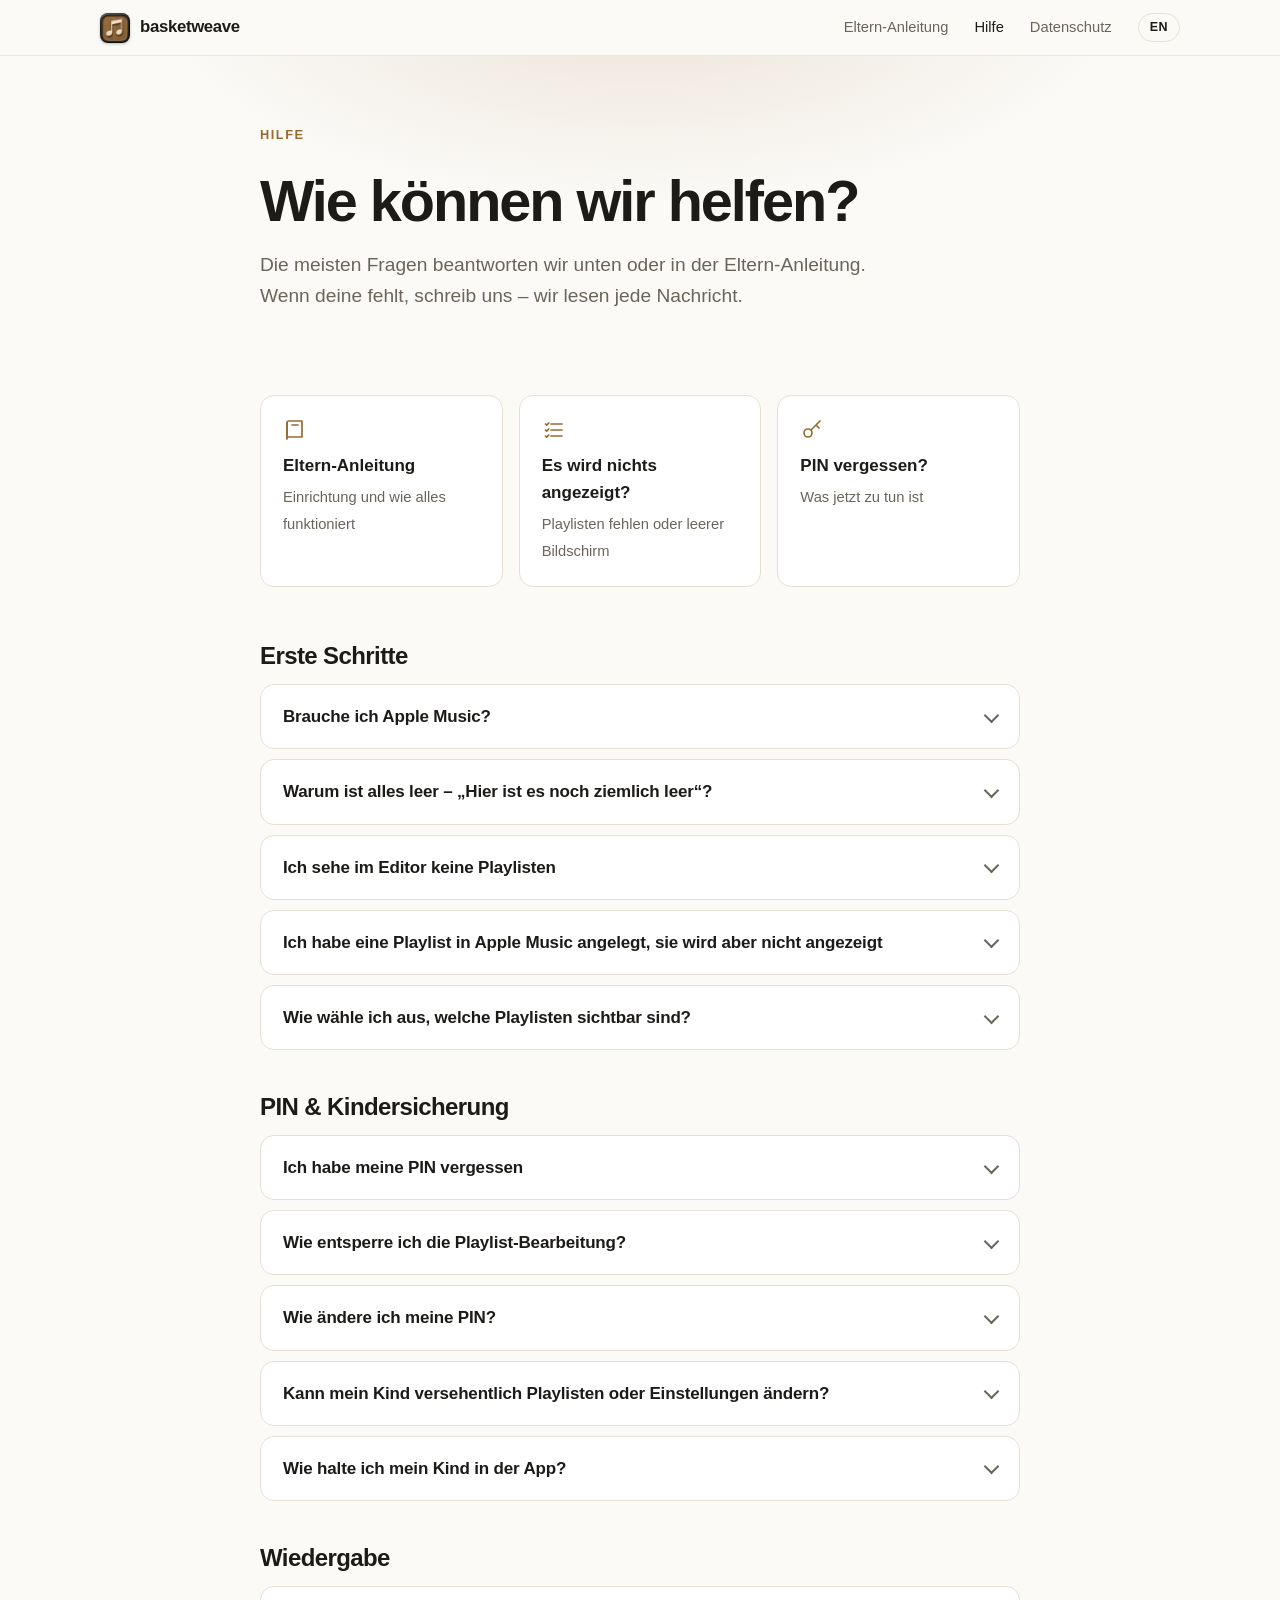
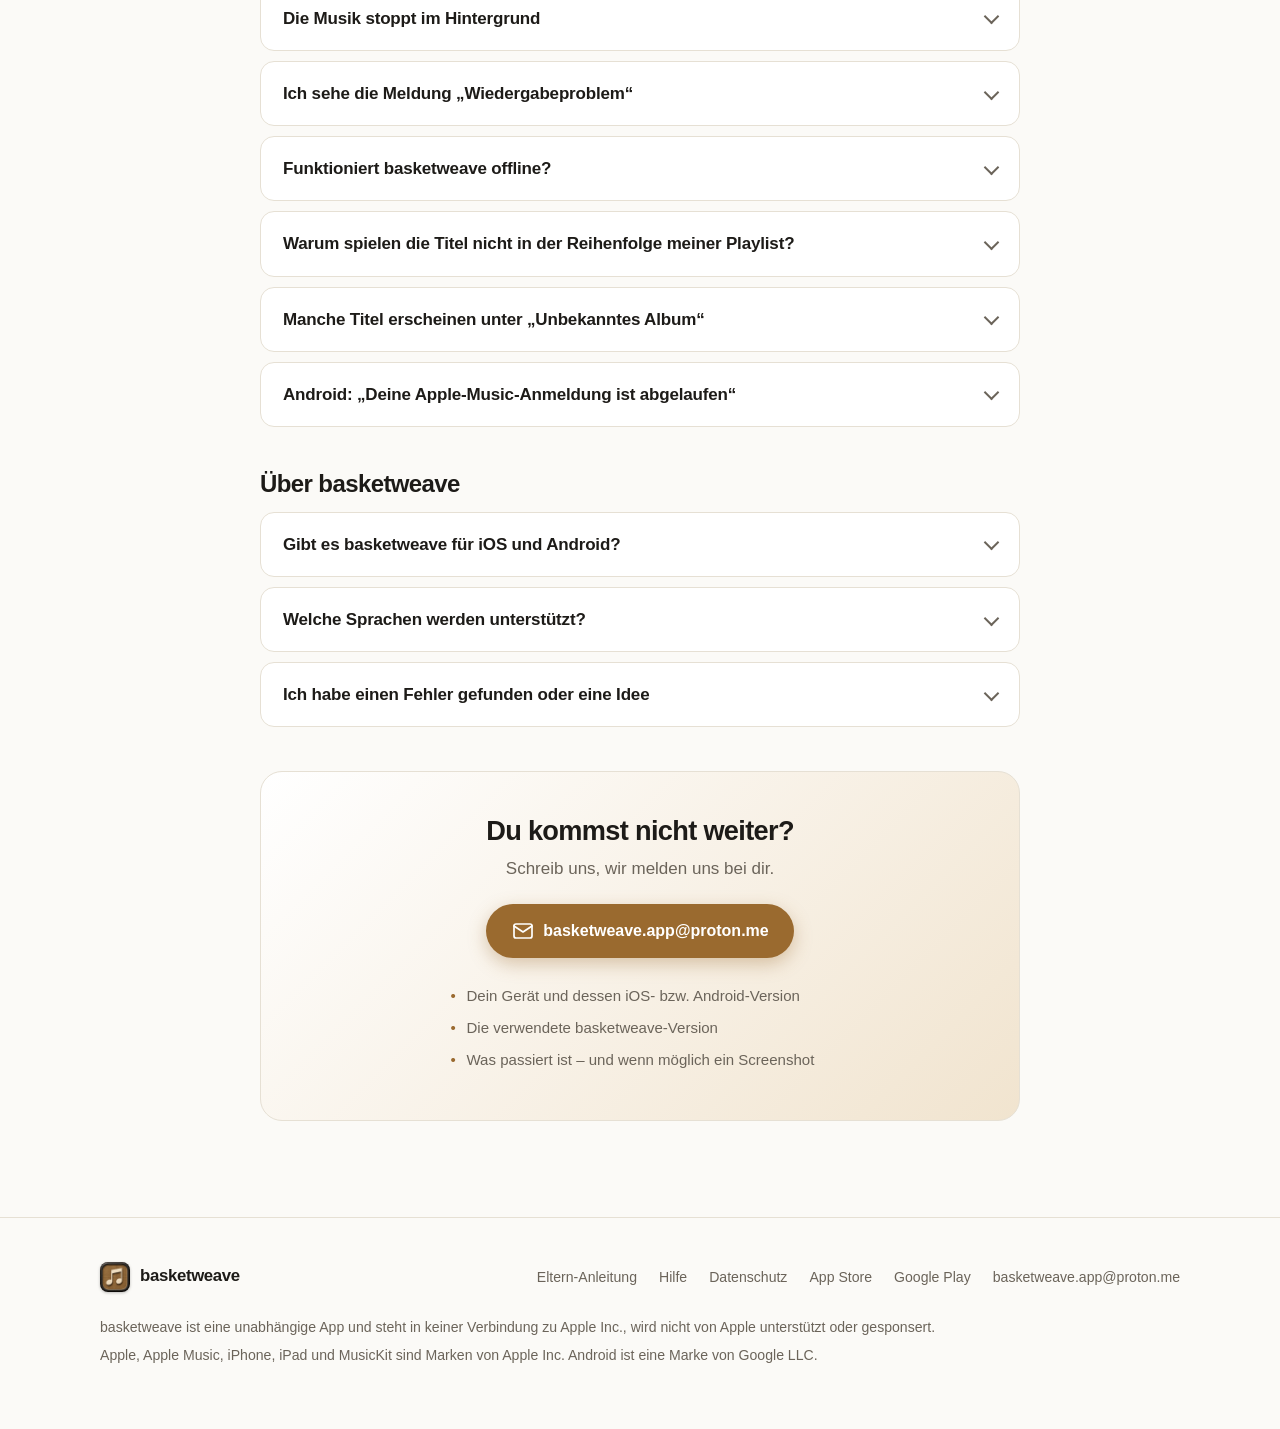
<file: de/support.html>
<!DOCTYPE html>
<html lang="de">
<head>
<meta charset="UTF-8">
<title>Hilfe — basketweave</title>
<meta name="viewport" content="width=device-width, initial-scale=1">
<meta name="description" content="Hilfe und häufige Fragen zu basketweave auf iOS und Android.">
<meta name="theme-color" content="#fbfaf7" media="(prefers-color-scheme: light)">
<meta name="theme-color" content="#14120f" media="(prefers-color-scheme: dark)">
<meta name="apple-itunes-app" content="app-id=6776010613">
<meta property="og:site_name" content="basketweave">
<meta property="og:title" content="Hilfe — basketweave">
<meta property="og:description" content="Hilfe und häufige Fragen zu basketweave auf iOS und Android.">
<meta property="og:type" content="website">
<meta property="og:url" content="https://reinholdeckert.github.io/basketweave/de/support.html">
<meta property="og:locale" content="de_DE">
<meta property="og:locale:alternate" content="en_US">
<meta property="og:image" content="https://reinholdeckert.github.io/basketweave/assets/og-image.jpg">
<meta property="og:image:width" content="1200">
<meta property="og:image:height" content="630">
<meta property="og:image:alt" content="basketweave App-Symbol und zwei App-Ansichten">
<meta name="twitter:card" content="summary_large_image">
<meta name="twitter:title" content="Hilfe — basketweave">
<meta name="twitter:description" content="Hilfe und häufige Fragen zu basketweave auf iOS und Android.">
<meta name="twitter:image" content="https://reinholdeckert.github.io/basketweave/assets/og-image.jpg">
<link rel="canonical" href="https://reinholdeckert.github.io/basketweave/de/support.html">
<link rel="alternate" hreflang="en" href="https://reinholdeckert.github.io/basketweave/support.html">
<link rel="alternate" hreflang="de" href="https://reinholdeckert.github.io/basketweave/de/support.html">
<link rel="alternate" hreflang="x-default" href="https://reinholdeckert.github.io/basketweave/support.html">
<link rel="icon" href="../assets/favicon.ico">
<link rel="apple-touch-icon" href="../assets/apple-touch-icon.png">
<link rel="stylesheet" href="../style.css">
<script defer src="../script.js"></script>
</head>
<body>
<header class="nav">
  <div class="container">
    <a class="brand" href="./"><img src="../assets/icon-256.png" alt="" width="30" height="30"><span>basketweave</span></a>
    <button class="menu-btn" type="button" aria-label="Menü" aria-expanded="false"><svg class="icon" viewBox="0 0 24 24" aria-hidden="true"><path d="M4 8h16M4 16h16"/></svg></button>
    <nav class="nav-links" aria-label="Hauptnavigation">
      <a href="guide.html">Eltern-Anleitung</a>
      <a href="support.html" aria-current="page">Hilfe</a>
      <a href="privacy.html">Datenschutz</a>
      <a class="lang-switch" href="../support.html" data-lang="en" hreflang="en" lang="en" aria-label="English">EN</a>
    </nav>
  </div>
</header>
<main>
<div class="page-hero">
  <div class="narrow">
    <span class="eyebrow">Hilfe</span>
    <h1>Wie können wir helfen?</h1>
    <p class="lede">Die meisten Fragen beantworten wir unten oder in der Eltern-Anleitung. Wenn deine fehlt, schreib uns – wir lesen jede Nachricht.</p>
  </div>
</div>

<section style="padding-top:24px">
<div class="narrow">
  <div class="quick">
    <a href="guide.html"><svg class="icon" viewBox="0 0 24 24" aria-hidden="true"><path d="M4 5a2 2 0 0 1 2-2h13v16H6a2 2 0 0 0-2 2z"/><path d="M4 19V5M9 7h6"/></svg><strong>Eltern-Anleitung</strong><span>Einrichtung und wie alles funktioniert</span></a>
    <a href="#empty"><svg class="icon" viewBox="0 0 24 24" aria-hidden="true"><path d="M9 6h11M9 12h11M9 18h11"/><path d="M3.5 6l1.2 1.2L6.8 5M3.5 12l1.2 1.2L6.8 11M3.5 18l1.2 1.2L6.8 17"/></svg><strong>Es wird nichts angezeigt?</strong><span>Playlisten fehlen oder leerer Bildschirm</span></a>
    <a href="#forgot-pin"><svg class="icon" viewBox="0 0 24 24" aria-hidden="true"><circle cx="8" cy="15" r="4"/><path d="M11 12l9-9M16 7l3 3"/></svg><strong>PIN vergessen?</strong><span>Was jetzt zu tun ist</span></a>
  </div>
  <div class="faq-group reveal"><h2>Erste Schritte</h2><details id="apple-music"><summary>Brauche ich Apple Music?</summary><div><p>Ja. basketweave ist kostenlos, spielt aber Musik aus deiner Apple-Music-Mediathek ab – dafür ist auf iOS und Android ein aktives Apple-Music-Abo nötig.</p></div></details><details id="empty"><summary>Warum ist alles leer – „Hier ist es noch ziemlich leer“?</summary><div><p>Dein Kind sieht nichts, bis du auswählst, welche Playlisten erlaubt sind. Öffne den Playlist-Editor über den Button oben rechts und schalte die gewünschten Playlisten ein. Fehlt der Button, ist die Bearbeitung gesperrt – halte das Schloss-Symbol gedrückt und gib deine PIN ein. Fehlt auch das Schloss-Symbol, ist der Kiosk-Modus aktiv (Geführter Zugriff, Einzel-App-Modus, Bildschirmfixierung oder die Kiosk-Modus-Einstellung auf iOS) – beende ihn zuerst.</p><p>Zeigt der Editor selbst keine Playlisten, lege zuerst in der Apple-Music-App eine an und tippe auf <em>Neu laden</em>.</p></div></details><details id="no-playlists"><summary>Ich sehe im Editor keine Playlisten</summary><div><p>Stelle sicher, dass basketweave Zugriff auf deine Apple Music hat (iOS: Einstellungen → basketweave; Android: erneut bei Apple Music anmelden) und dass Playlisten in deiner Apple-Music-Mediathek existieren.</p></div></details><details id="new-playlist"><summary>Ich habe eine Playlist in Apple Music angelegt, sie wird aber nicht angezeigt</summary><div><p>Neue Playlisten sind für dein Kind nicht automatisch sichtbar – das ist so gewollt. Öffne den Playlist-Editor (er lädt deine Liste neu) und schalte die neue Playlist ein.</p></div></details><details id="choose"><summary>Wie wähle ich aus, welche Playlisten sichtbar sind?</summary><div><p>Öffne den Playlist-Editor und schalte die Playlisten ein, auf die dein Kind zugreifen soll. Alles andere bleibt verborgen. Details stehen in der <a href='guide.html#playlists'>Eltern-Anleitung</a>.</p></div></details></div>
  <div class="faq-group reveal"><h2>PIN &amp; Kindersicherung</h2><details id="forgot-pin"><summary>Ich habe meine PIN vergessen</summary><div><p>Eine Funktion „PIN vergessen“ gibt es bewusst nicht, damit niemand sie umgehen kann. Lösche die App und installiere sie neu. Dabei werden auch deine erlaubten Playlisten und der Wiedergabeverlauf gelöscht – du richtest sie danach neu ein.</p></div></details><details id="unlock"><summary>Wie entsperre ich die Playlist-Bearbeitung?</summary><div><p>Halte das Schloss-Symbol gedrückt und gib deine 6-stellige PIN ein. Ein einfaches Tippen zeigt nur einen Hinweis – das lange Drücken ist Absicht, damit kleine Finger es nicht versehentlich öffnen.</p></div></details><details id="change-pin"><summary>Wie ändere ich meine PIN?</summary><div><p>Entsperre zuerst die Playlist-Bearbeitung (Schloss-Symbol gedrückt halten, PIN eingeben). Halte dann das geöffnete Schloss-Symbol noch einmal gedrückt: basketweave fragt nach deiner aktuellen PIN und lässt dich danach eine neue 6-stellige PIN festlegen und bestätigen.</p></div></details><details id="accident"><summary>Kann mein Kind versehentlich Playlisten oder Einstellungen ändern?</summary><div><p>Nicht, sobald die Bearbeitung per PIN gesperrt ist. Für zusätzliche Sicherheit blendet basketweave Sperr- und Bearbeiten-Button ganz aus, solange Geführter Zugriff, Einzel-App-Modus oder Bildschirmfixierung aktiv ist; auf iOS kannst du außerdem den Kiosk-Modus in den Einstellungen aktivieren. Siehe <a href='guide.html#kiosk'>Kiosk-Modus</a>.</p></div></details><details id="stay-in-app"><summary>Wie halte ich mein Kind in der App?</summary><div><p>Nutze die Funktion deines Systems: <strong>Geführter Zugriff</strong> auf iPhone/iPad (Einstellungen → Bedienungshilfen) oder <strong>Bildschirmfixierung</strong> auf Android (Sicherheitseinstellungen → App-Fixierung). basketweave erkennt beides automatisch und blendet Sperr- und Bearbeiten-Button aus, solange sie aktiv sind. Du brauchst mehr? Auf iOS kannst du den Kiosk-Modus unter Einstellungen → basketweave aktivieren. Für fortgeschrittene Nutzer mit per MDM verwalteten Geräten bietet der <strong>Einzel-App-Modus</strong> das beste Erlebnis.</p></div></details></div>
  <div class="faq-group reveal"><h2>Wiedergabe</h2><details id="background"><summary>Die Musik stoppt im Hintergrund</summary><div><p>Prüfe, dass Benachrichtigungen erlaubt sind, damit die Wiedergabesteuerung aktiv bleibt, und dass die Akkuoptimierung basketweave nicht einschränkt. Manche Android-Hersteller beenden Hintergrund-Apps sehr aggressiv; basketweave in die Ausnahmeliste der Akkuoptimierung aufzunehmen hilft meist.</p></div></details><details id="playback-problem"><summary>Ich sehe die Meldung „Wiedergabeproblem“</summary><div><p>Tippe auf <em>OK</em> und versuche es erneut. Passiert es weiter, tippe in der Meldung auf <em>Wiedergabe zurücksetzen</em> – das leert die aktuelle Warteschlange und beginnt neu. Prüfe außerdem deine Internetverbindung und ob dein Apple-Music-Abo aktiv ist.</p></div></details><details id="offline"><summary>Funktioniert basketweave offline?</summary><div><p>Auf iOS ja: Lade die Playlist in der Apple-Music-App herunter, dann spielt sie in basketweave auch ohne Internetverbindung. Downloads setzen ein aktives Apple-Music-Abo voraus.</p><p>Auf Android ist Offline-Wiedergabe im Moment nicht verfügbar – dort wird eine Internetverbindung benötigt.</p></div></details><details id="order"><summary>Warum spielen die Titel nicht in der Reihenfolge meiner Playlist?</summary><div><p>basketweave zeigt Alben statt Titellisten. Die Titel einer Playlist werden nach Interpret und Album gruppiert, die Alben nach Interpret sortiert und die Titel in Album-Reihenfolge gespielt. Eine von Hand gewählte Playlist-Reihenfolge bleibt nicht erhalten.</p></div></details><details id="unknown-album"><summary>Manche Titel erscheinen unter „Unbekanntes Album“</summary><div><p>Das passiert, wenn ein Titel in deiner Mediathek keine Albuminformation hat. Trage den Albumnamen für den Titel in Apple Music oder iTunes ein, dann verschwindet das Problem.</p></div></details><details id="signin-expired"><summary>Android: „Deine Apple-Music-Anmeldung ist abgelaufen“</summary><div><p>Verbinde dich erneut, wenn du dazu aufgefordert wirst: Melde dich auf Apples Bildschirm noch einmal mit deiner Apple-ID an. Deine erlaubten Playlisten und die PIN bleiben erhalten.</p></div></details></div>
  <div class="faq-group reveal"><h2>Über basketweave</h2><details id="platforms"><summary>Gibt es basketweave für iOS und Android?</summary><div><p>Ja. Es gibt eigene Versionen für iPhone/iPad (iOS 18.6 oder neuer) und Android (10 oder neuer). Beide funktionieren gleich und teilen sich diese Website und die Datenschutzerklärung.</p></div></details><details id="languages"><summary>Welche Sprachen werden unterstützt?</summary><div><p>Die Apps und diese Website gibt es auf Deutsch und Englisch – die App richtet sich nach der Sprache deines Geräts.</p></div></details><details id="feedback"><summary>Ich habe einen Fehler gefunden oder eine Idee</summary><div><p>Schreib uns eine E-Mail mit einer Beschreibung (und einem Screenshot, falls es etwas Sichtbares ist). Ideen sind jederzeit willkommen – viele Updates beginnen als Vorschlag von Eltern.</p></div></details></div>

  <div class="contact reveal" id="contact">
    <h2>Du kommst nicht weiter?</h2>
    <p>Schreib uns, wir melden uns bei dir.</p>
    <a class="btn btn-primary" href="mailto:basketweave.app@proton.me"><svg class="icon" viewBox="0 0 24 24" aria-hidden="true"><rect x="3" y="5" width="18" height="14" rx="2"/><path d="M3 7l9 6 9-6"/></svg>basketweave.app@proton.me</a>
    <ul>
      <li>Dein Gerät und dessen iOS- bzw. Android-Version</li>
      <li>Die verwendete basketweave-Version</li>
      <li>Was passiert ist – und wenn möglich ein Screenshot</li>
    </ul>
  </div>
</div>
</section>
</main>
<footer>
  <div class="container">
    <div class="footer-top">
      <a class="brand" href="./"><img src="../assets/icon-256.png" alt="" width="30" height="30"><span>basketweave</span></a>
      <nav class="footer-links">
        <a href="guide.html">Eltern-Anleitung</a>
        <a href="support.html">Hilfe</a>
        <a href="privacy.html">Datenschutz</a>
        <a href="https://apps.apple.com/us/app/basketweave/id6776010613" rel="noopener">App Store</a>
        <a href="https://play.google.com/store/apps/details?id=com.reinholdeckert.basketweave&hl=de" rel="noopener">Google Play</a>
        <a href="mailto:basketweave.app@proton.me">basketweave.app@proton.me</a>
      </nav>
    </div>
    <p>basketweave ist eine unabhängige App und steht in keiner Verbindung zu Apple Inc., wird nicht von Apple unterstützt oder gesponsert.</p>
    <p>Apple, Apple Music, iPhone, iPad und MusicKit sind Marken von Apple Inc. Android ist eine Marke von Google LLC.</p>
  </div>
</footer>
</body>
</html>
</file>
<file: style.css>
/* basketweave website — shared styles (EN + DE)
   Palette is taken from the app icon: woven burlap, cream, dark leather. */

:root {
  --bg: #fbfaf7;
  --bg-alt: #f3efe7;
  --surface: #ffffff;
  --ink: #1d1b18;
  --muted: #6b645a;
  --line: #e6e0d4;
  --accent: #9a6a2f;
  --accent-strong: #7c5322;
  --accent-soft: #f1e4cf;
  --dark: #181612;
  --dark-surface: #23201a;
  --ok: #2f7d4f;
  --no: #a8463a;
  --radius: 22px;
  --radius-sm: 14px;
  --nav-h: 56px;
  --shadow: 0 1px 2px rgba(40,30,10,.06), 0 12px 32px rgba(40,30,10,.08);
  --font: -apple-system, BlinkMacSystemFont, "SF Pro Display", "SF Pro Text", "Segoe UI", Roboto, "Helvetica Neue", Arial, sans-serif;
}

@media (prefers-color-scheme: dark) {
  :root {
    --bg: #14120f;
    --bg-alt: #1b1813;
    --surface: #211e18;
    --ink: #f4efe6;
    --muted: #aaa294;
    --line: #34302a;
    --accent: #d4a25c;
    --accent-strong: #e6b977;
    --accent-soft: #3a2f1f;
    --dark: #0d0c0a;
    --dark-surface: #1c1913;
    --ok: #5fbf86;
    --no: #e07b6d;
    --shadow: 0 1px 2px rgba(0,0,0,.4), 0 12px 32px rgba(0,0,0,.35);
  }
}

* { box-sizing: border-box; }
html { scroll-behavior: smooth; scroll-padding-top: calc(var(--nav-h) + 24px); }
body {
  margin: 0;
  font-family: var(--font);
  background: var(--bg);
  color: var(--ink);
  line-height: 1.6;
  font-size: 17px;
  -webkit-font-smoothing: antialiased;
  text-rendering: optimizeLegibility;
}
img, svg { max-width: 100%; display: block; }
a { color: var(--accent-strong); text-decoration: none; }
a:hover { text-decoration: underline; }
h1, h2, h3, h4 { line-height: 1.12; letter-spacing: -0.025em; margin: 0; }
p { margin: 0 0 1em; }

.container { width: min(1080px, 100% - 48px); margin-inline: auto; }
.narrow { width: min(760px, 100% - 48px); margin-inline: auto; }

/* ---------- Navigation ---------- */
.nav {
  position: sticky; top: 0; z-index: 50;
  height: var(--nav-h);
  background: color-mix(in srgb, var(--bg) 78%, transparent);
  -webkit-backdrop-filter: saturate(180%) blur(20px);
  backdrop-filter: saturate(180%) blur(20px);
  border-bottom: 1px solid color-mix(in srgb, var(--line) 70%, transparent);
}
.nav .container { height: 100%; display: flex; align-items: center; gap: 28px; }
.brand { display: flex; align-items: center; gap: 10px; color: var(--ink); font-weight: 650; letter-spacing: -0.02em; font-size: 1.05rem; }
.brand:hover { text-decoration: none; }
.brand img { width: 30px; height: 30px; border-radius: 8px; box-shadow: 0 1px 3px rgba(0,0,0,.25); }
.nav-links { display: flex; align-items: center; gap: 26px; margin-left: auto; }
.nav-links a { color: var(--muted); font-size: .92rem; font-weight: 500; transition: color .2s; }
.nav-links a:hover, .nav-links a[aria-current="page"] { color: var(--ink); text-decoration: none; }
.lang-switch {
  font-size: .78rem !important; font-weight: 650 !important; letter-spacing: .04em;
  border: 1px solid var(--line); border-radius: 999px; padding: 4px 11px; color: var(--ink) !important;
}
.lang-switch:hover { background: var(--bg-alt); }
.menu-btn {
  display: none; margin-left: auto; width: 40px; height: 40px; border: 0; background: none; color: var(--ink); cursor: pointer; border-radius: 10px;
}
.menu-btn svg { margin: auto; }

@media (max-width: 720px) {
  .menu-btn { display: flex; }
  .nav-links {
    position: absolute; left: 0; right: 0; top: var(--nav-h);
    flex-direction: column; align-items: stretch; gap: 0; margin: 0;
    background: var(--bg); border-bottom: 1px solid var(--line);
    padding: 8px 24px 16px; display: none;
  }
  .nav.open .nav-links { display: flex; }
  .nav-links a { padding: 13px 0; font-size: 1.05rem; border-bottom: 1px solid var(--line); }
  .nav-links a.lang-switch { align-self: flex-start; margin-top: 14px; border-bottom: 1px solid var(--line); }
}

/* ---------- Buttons & chips ---------- */
.btn {
  display: inline-flex; align-items: center; justify-content: center; gap: 8px;
  padding: 13px 24px; border-radius: 999px; font-weight: 600; font-size: 1rem;
  border: 1px solid transparent; cursor: pointer; transition: transform .15s, background .2s, box-shadow .2s;
}
.btn:hover { text-decoration: none; transform: translateY(-1px); }
.btn-primary { background: var(--accent); color: #fff; box-shadow: 0 6px 18px color-mix(in srgb, var(--accent) 35%, transparent); }
.btn-primary:hover { background: var(--accent-strong); }
.btn-ghost { background: transparent; color: var(--accent-strong); border-color: color-mix(in srgb, var(--accent) 45%, transparent); }
.btn-ghost:hover { background: var(--accent-soft); }
.chips { display: flex; flex-wrap: wrap; gap: 10px; }
.chip {
  display: inline-flex; align-items: center; gap: 8px; padding: 8px 15px; border-radius: 999px;
  background: var(--surface); border: 1px solid var(--line); font-size: .88rem; font-weight: 550; color: var(--muted);
}
.chip svg { width: 16px; height: 16px; stroke: var(--accent); }

/* ---------- Store buttons ---------- */
.store-btns { display: flex; flex-wrap: wrap; gap: 12px; justify-content: center; }
.store-btn {
  display: inline-flex; flex-direction: column; align-items: flex-start; justify-content: center;
  min-width: 170px; padding: 10px 22px 11px; border-radius: 14px; line-height: 1.15;
  background: #181612; color: #fff; border: 1px solid #3a352c;
  box-shadow: 0 6px 18px rgba(30,20,5,.22); transition: transform .15s, box-shadow .2s;
}
.store-btn:hover { text-decoration: none; transform: translateY(-2px); box-shadow: 0 10px 24px rgba(30,20,5,.3); }
.store-btn .sb-small { font-size: .7rem; letter-spacing: .02em; opacity: .8; }
.store-btn .sb-big { font-size: 1.28rem; font-weight: 650; letter-spacing: -0.02em; }
@media (prefers-color-scheme: dark) { .store-btn { background: #f4efe6; color: #181612; border-color: transparent; } }
.sublinks { display: flex; gap: 22px; justify-content: center; margin: 18px 0 22px; font-weight: 600; font-size: .98rem; }
.platform-cta { margin-top: 22px; }

/* ---------- Icons ---------- */
.icon { width: 24px; height: 24px; fill: none; stroke: currentColor; stroke-width: 1.7; stroke-linecap: round; stroke-linejoin: round; }

/* ---------- Hero ---------- */
.hero {
  position: relative; overflow: hidden; text-align: center;
  padding: 72px 0 0;
  background:
    radial-gradient(900px 420px at 50% -80px, color-mix(in srgb, var(--accent) 22%, transparent), transparent 70%),
    var(--bg);
}
.hero::before { /* subtle basket-weave texture */
  content: ""; position: absolute; inset: 0; pointer-events: none; opacity: .5;
  background-image:
    repeating-linear-gradient(0deg, transparent 0 11px, color-mix(in srgb, var(--accent) 7%, transparent) 11px 12px),
    repeating-linear-gradient(90deg, transparent 0 11px, color-mix(in srgb, var(--accent) 7%, transparent) 11px 12px);
  -webkit-mask-image: linear-gradient(to bottom, #000 0, transparent 75%);
  mask-image: linear-gradient(to bottom, #000 0, transparent 75%);
}
.hero > .container { position: relative; }
.eyebrow { display: inline-block; font-size: .8rem; font-weight: 650; letter-spacing: .12em; text-transform: uppercase; color: var(--accent); margin-bottom: 18px; }
.hero h1 { font-size: clamp(2.6rem, 7vw, 5rem); font-weight: 750; letter-spacing: -0.04em; max-width: 14ch; margin: 0 auto 20px; }
.hero h1 em { font-style: normal; color: var(--accent); display: inline-block; }
.hero .lede { font-size: clamp(1.1rem, 2.2vw, 1.4rem); color: var(--muted); max-width: 36em; margin: 0 auto 32px; line-height: 1.45; }
.hero .actions { margin-bottom: 4px; }
.hero .chips { justify-content: center; margin-bottom: 10px; }
.hero-phones { display: flex; justify-content: center; align-items: flex-end; gap: clamp(10px, 3vw, 36px); margin-top: 52px; }
.hero-phones .phone:nth-child(2) { width: clamp(150px, 24vw, 270px); transform: translateY(34px); }
.hero-phones .phone:nth-child(1), .hero-phones .phone:nth-child(3) { width: clamp(120px, 20vw, 225px); transform: translateY(90px); }

/* page hero (guide/support/privacy) */
.page-hero { padding: 64px 0 40px; background: radial-gradient(700px 300px at 50% -60px, color-mix(in srgb, var(--accent) 16%, transparent), transparent 70%), var(--bg); }
.page-hero .narrow { text-align: left; }
.page-hero h1 { font-size: clamp(2.2rem, 5.5vw, 3.6rem); font-weight: 750; letter-spacing: -0.035em; margin: 6px 0 16px; }
.page-hero .lede { font-size: 1.2rem; color: var(--muted); max-width: 34em; }

/* ---------- Sections ---------- */
section { padding: 96px 0; }
.section-alt { background: var(--bg-alt); }
.section-head { text-align: center; max-width: 680px; margin: 0 auto 56px; }
.section-head h2 { font-size: clamp(2rem, 4.5vw, 3rem); font-weight: 720; letter-spacing: -0.035em; margin-bottom: 14px; }
.section-head p { color: var(--muted); font-size: 1.15rem; margin: 0; }

/* Steps */
.steps { display: grid; grid-template-columns: repeat(3, 1fr); gap: 20px; counter-reset: step; }
.step { background: var(--surface); border: 1px solid var(--line); border-radius: var(--radius); padding: 32px 28px; box-shadow: var(--shadow); }
.step::before {
  counter-increment: step; content: counter(step);
  display: grid; place-items: center; width: 38px; height: 38px; border-radius: 50%;
  background: var(--accent-soft); color: var(--accent-strong); font-weight: 700; margin-bottom: 20px;
}
.step h3 { font-size: 1.3rem; margin-bottom: 8px; }
.step p { color: var(--muted); margin: 0; }

/* Feature grid */
.features { display: grid; grid-template-columns: repeat(3, 1fr); gap: 20px; }
.feature { padding: 30px 28px; border-radius: var(--radius); background: var(--surface); border: 1px solid var(--line); }
.feature .ic { width: 46px; height: 46px; display: grid; place-items: center; border-radius: 13px; background: var(--accent-soft); color: var(--accent-strong); margin-bottom: 18px; }
.feature h3 { font-size: 1.2rem; margin-bottom: 8px; }
.feature p { color: var(--muted); margin: 0; font-size: .97rem; }

/* Split section */
.split { display: grid; grid-template-columns: 1.1fr .9fr; gap: 64px; align-items: center; }
.split h2 { font-size: clamp(1.9rem, 4vw, 2.7rem); font-weight: 720; letter-spacing: -0.035em; margin-bottom: 16px; }
.split p { color: var(--muted); font-size: 1.1rem; }
.split .phone { width: min(260px, 70%); margin-inline: auto; }
.checklist { list-style: none; padding: 0; margin: 22px 0 0; display: grid; gap: 12px; }
.checklist li { position: relative; padding-left: 32px; }
.checklist li::before {
  content: ""; position: absolute; left: 0; top: .3em; width: 20px; height: 20px; border-radius: 50%;
  background: var(--accent-soft) url("data:image/svg+xml,%3Csvg xmlns='http://www.w3.org/2000/svg' viewBox='0 0 20 20'%3E%3Cpath d='M5.5 10.5l3 3 6-6.5' fill='none' stroke='%239a6a2f' stroke-width='2' stroke-linecap='round' stroke-linejoin='round'/%3E%3C/svg%3E") center/20px no-repeat;
}

/* Dark band */
.band-dark { background: var(--dark); color: #f4efe6; position: relative; overflow: hidden; }
.band-dark::before {
  content: ""; position: absolute; inset: 0; opacity: .6; pointer-events: none;
  background: radial-gradient(600px 300px at 85% 20%, rgba(212,162,92,.22), transparent 70%);
}
.band-dark .container { position: relative; }
.band-dark p { color: #c0b8a8; }
.band-dark .checklist li::before { background-color: rgba(212,162,92,.2); }

/* Platform cards */
.platforms { display: grid; grid-template-columns: repeat(2, 1fr); gap: 20px; }
.platform { border-radius: var(--radius); background: var(--surface); border: 1px solid var(--line); padding: 34px 32px; }
.platform h3 { font-size: 1.4rem; margin: 14px 0 6px; }
.platform p { color: var(--muted); margin: 0 0 14px; }
.platform ul { margin: 0; padding-left: 20px; color: var(--muted); }
.platform li { margin: 5px 0; }

/* CTA */
.cta { text-align: center; }
.cta h2 { font-size: clamp(2rem, 4.5vw, 3rem); font-weight: 720; letter-spacing: -0.035em; margin-bottom: 14px; }
.cta p { color: var(--muted); font-size: 1.15rem; max-width: 30em; margin: 0 auto 28px; }

/* ---------- Phone frame ---------- */
.phone { margin: 0; width: 240px; position: relative; filter: drop-shadow(0 28px 40px rgba(40,25,5,.28)); }
.phone-body {
  position: relative; background: #1a1815; padding: 9px; border-radius: 15% / 7%;
  box-shadow: inset 0 0 0 1.5px #4a443a, inset 0 0 0 3px #0e0d0b;
}
.phone-screen { position: relative; overflow: hidden; border-radius: 13% / 6.1%; aspect-ratio: 9 / 19.5; background: #efe8da; }
.phone-screen::after { /* dynamic island */
  content: ""; position: absolute; top: 2.2%; left: 50%; transform: translateX(-50%);
  width: 28%; height: 3.2%; border-radius: 999px; background: #0b0a09; z-index: 3;
}
.phone img.shot { position: absolute; inset: 0; width: 100%; height: 100%; object-fit: cover; z-index: 2; background: #efe8da; }
.phone figcaption { text-align: center; color: var(--muted); font-size: .88rem; margin-top: 14px; }

/* placeholder (shown until a real screenshot exists) */
.mock { position: absolute; inset: 0; padding: 13% 7% 6%; display: flex; flex-direction: column; gap: 10px; font-size: 10px; color: #5b4a30; background: linear-gradient(180deg, #f6f0e4, #e9dfca); }
.mock .bar { height: 7%; display: flex; align-items: center; justify-content: space-between; font-weight: 700; font-size: 1.5em; letter-spacing: -.02em; color: #3b2d17; }
.mock .bar i { width: 18px; height: 18px; border-radius: 50%; background: #d8c8a6; display: block; }
.mock .tiles { display: grid; grid-template-columns: 1fr 1fr; gap: 8px; }
.mock .tile { aspect-ratio: 1; border-radius: 10px; background: linear-gradient(135deg, #b78948, #8a6226); position: relative; }
.mock .tile:nth-child(2n) { background: linear-gradient(135deg, #d8b97c, #a9803f); }
.mock .tile:nth-child(3n) { background: linear-gradient(135deg, #6e5a3a, #3c3020); }
.mock .tile::after { content: ""; position: absolute; left: 10%; bottom: 10%; width: 55%; height: 6px; border-radius: 3px; background: rgba(255,255,255,.55); }
.mock .art { aspect-ratio: 1; border-radius: 14px; background: linear-gradient(135deg, #b78948, #7c5322); margin: 4% 3% 0; box-shadow: 0 8px 18px rgba(60,40,10,.3); }
.mock .line { height: 8px; border-radius: 4px; background: #cdbb97; }
.mock .line.w60 { width: 60%; } .mock .line.w40 { width: 40%; } .mock .line.w80 { width: 80%; }
.mock .center { align-self: center; }
.mock .slider { height: 5px; border-radius: 3px; background: #d8c8a6; position: relative; margin: 6px 0; }
.mock .slider::after { content: ""; position: absolute; left: 0; top: 0; height: 100%; width: 38%; border-radius: 3px; background: #9a6a2f; }
.mock .ctrls { display: flex; justify-content: center; align-items: center; gap: 22px; margin-top: 6px; }
.mock .ctrls b { width: 22px; height: 22px; border-radius: 50%; background: #cdbb97; display: block; }
.mock .ctrls b.play { width: 38px; height: 38px; background: #9a6a2f; }
.mock .row { display: flex; align-items: center; gap: 8px; padding: 9px 10px; border-radius: 10px; background: rgba(255,255,255,.65); }
.mock .row .sq { width: 24px; height: 24px; border-radius: 6px; background: linear-gradient(135deg, #b78948, #8a6226); flex: none; }
.mock .row .line { flex: 1; }
.mock .row .tg { width: 24px; height: 14px; border-radius: 8px; background: #9a6a2f; position: relative; flex: none; }
.mock .row .tg::after { content: ""; position: absolute; right: 2px; top: 2px; width: 10px; height: 10px; border-radius: 50%; background: #fff; }
.mock .row .tg.off { background: #cdbb97; } .mock .row .tg.off::after { right: auto; left: 2px; }
.mock .dots { display: flex; gap: 9px; justify-content: center; margin: 14% 0 8%; }
.mock .dots i { width: 11px; height: 11px; border-radius: 50%; background: #cdbb97; }
.mock .dots i.f { background: #9a6a2f; }
.mock .keys { display: grid; grid-template-columns: repeat(3, 1fr); gap: 8px; padding: 0 8%; }
.mock .keys i { aspect-ratio: 1.6; border-radius: 999px; background: rgba(255,255,255,.7); display: block; }
.mock .caption { margin-top: auto; text-align: center; font-size: .95em; opacity: .7; }

/* ---------- Guide ---------- */
.guide-layout { display: grid; grid-template-columns: 220px 1fr; gap: 56px; align-items: start; padding: 24px 0 96px; }
.toc { position: sticky; top: calc(var(--nav-h) + 28px); font-size: .92rem; }
.toc p { font-size: .75rem; letter-spacing: .12em; text-transform: uppercase; color: var(--muted); font-weight: 650; margin-bottom: 12px; }
.toc a { display: block; padding: 7px 0 7px 14px; color: var(--muted); border-left: 2px solid var(--line); transition: all .2s; }
.toc a:hover { color: var(--ink); text-decoration: none; }
.toc a.active { color: var(--accent-strong); border-left-color: var(--accent); font-weight: 600; }
.guide-body section { padding: 0 0 72px; }
.guide-body h2 { font-size: clamp(1.8rem, 3.6vw, 2.4rem); font-weight: 720; letter-spacing: -0.03em; margin-bottom: 18px; }
.guide-body h3 { font-size: 1.25rem; margin: 30px 0 10px; }
.guide-body p, .guide-body li { color: color-mix(in srgb, var(--ink) 86%, var(--muted)); }
.guide-body ul, .guide-body ol { padding-left: 22px; }
.guide-body li { margin: 7px 0; }

.tag { display: inline-block; font-size: .72rem; font-weight: 700; letter-spacing: .05em; padding: 2px 9px; border-radius: 999px; vertical-align: .12em; margin-right: 4px; background: var(--accent-soft); color: var(--accent-strong); }

.callout { display: flex; gap: 14px; padding: 18px 20px; border-radius: var(--radius-sm); background: var(--accent-soft); border: 1px solid color-mix(in srgb, var(--accent) 25%, transparent); margin: 22px 0; }
.callout .icon { flex: none; margin-top: 2px; color: var(--accent-strong); }
.callout p { margin: 0; color: var(--ink); font-size: .98rem; }
.callout.warn { background: color-mix(in srgb, var(--no) 10%, var(--surface)); border-color: color-mix(in srgb, var(--no) 30%, transparent); }
.callout.warn .icon { color: var(--no); }

.guide-steps { list-style: none; padding: 0 !important; counter-reset: gs; display: grid; gap: 14px; margin: 20px 0; }
.guide-steps li { counter-increment: gs; position: relative; padding: 18px 20px 18px 68px; background: var(--surface); border: 1px solid var(--line); border-radius: var(--radius-sm); margin: 0; }
.guide-steps li::before {
  content: counter(gs); position: absolute; left: 18px; top: 16px; width: 34px; height: 34px; border-radius: 50%;
  display: grid; place-items: center; background: var(--accent); color: #fff; font-weight: 700; font-size: .95rem;
}
.guide-steps strong { display: block; margin-bottom: 2px; color: var(--ink); }

.guide-shots { display: grid; grid-template-columns: repeat(3, 1fr); gap: 22px; margin: 34px 0 6px; justify-items: center; }
.guide-shots .phone { width: 100%; max-width: 210px; }
.guide-shots > .phone:only-child { grid-column: 1 / -1; }

.compare { display: grid; grid-template-columns: 1fr 1fr; gap: 20px; margin: 24px 0; }
.compare > div { border-radius: var(--radius); padding: 26px 26px 20px; border: 1px solid var(--line); background: var(--surface); }
.compare h3 { margin: 0 0 12px !important; display: flex; align-items: center; gap: 10px; font-size: 1.15rem; }
.compare h3 .icon { width: 22px; height: 22px; }
.compare .yes h3 { color: var(--ok); } .compare .no h3 { color: var(--no); }
.compare ul { list-style: none; padding: 0; margin: 0; }
.compare li { padding: 9px 0; border-top: 1px solid var(--line); font-size: .97rem; margin: 0; }
.compare li:first-child { border-top: 0; }

.flow { display: flex; align-items: stretch; gap: 10px; margin: 26px 0; flex-wrap: wrap; }
.flow > div { flex: 1 1 140px; padding: 16px 16px; border-radius: var(--radius-sm); background: var(--surface); border: 1px solid var(--line); text-align: center; font-size: .95rem; }
.flow > div strong { display: block; color: var(--ink); }
.flow > div span { color: var(--muted); font-size: .85rem; }
.flow .arrow { flex: 0 0 auto; display: grid; place-items: center; background: none; border: 0; padding: 0; color: var(--accent); font-size: 1.4rem; }

/* ---------- Support / FAQ ---------- */
.quick { display: grid; grid-template-columns: repeat(3, 1fr); gap: 16px; margin: 0 0 56px; }
.quick a { display: block; padding: 22px 22px; border-radius: var(--radius-sm); background: var(--surface); border: 1px solid var(--line); color: var(--ink); transition: transform .15s, box-shadow .2s; }
.quick a:hover { text-decoration: none; transform: translateY(-2px); box-shadow: var(--shadow); }
.quick .icon { color: var(--accent); margin-bottom: 10px; }
.quick strong { display: block; margin-bottom: 4px; }
.quick span { color: var(--muted); font-size: .92rem; }

.faq-group { margin: 0 0 44px; }
.faq-group > h2 { font-size: 1.5rem; margin-bottom: 14px; }
details { background: var(--surface); border: 1px solid var(--line); border-radius: var(--radius-sm); margin: 10px 0; transition: box-shadow .2s; }
details[open] { box-shadow: var(--shadow); }
summary { list-style: none; cursor: pointer; padding: 18px 56px 18px 22px; font-weight: 600; position: relative; letter-spacing: -0.01em; }
summary::-webkit-details-marker { display: none; }
summary::after {
  content: ""; position: absolute; right: 22px; top: 50%; width: 9px; height: 9px; margin-top: -7px;
  border-right: 2px solid var(--muted); border-bottom: 2px solid var(--muted); transform: rotate(45deg); transition: transform .2s;
}
details[open] summary::after { transform: rotate(225deg); margin-top: -2px; }
details > div { padding: 0 22px 20px; color: var(--muted); }
details > div p:last-child { margin-bottom: 0; }

.contact { text-align: center; padding: 44px 28px; border-radius: var(--radius); background: linear-gradient(135deg, var(--surface), var(--accent-soft)); border: 1px solid var(--line); margin-top: 24px; }
.contact h2 { font-size: 1.7rem; margin-bottom: 8px; }
.contact p { color: var(--muted); max-width: 32em; margin: 0 auto 22px; }
.contact ul { list-style: none; padding: 0; margin: 22px auto 0; max-width: 26em; text-align: left; color: var(--muted); font-size: .94rem; }
.contact li { padding: 4px 0 4px 22px; position: relative; }
.contact li::before { content: "•"; position: absolute; left: 6px; color: var(--accent); }

/* ---------- Privacy / prose ---------- */
.prose-card { background: var(--surface); border: 1px solid var(--line); border-radius: var(--radius); padding: 30px 32px; margin: 18px 0; }
.prose-card h2 { font-size: 1.35rem; margin-bottom: 12px; display: flex; gap: 12px; align-items: baseline; }
.prose-card h2 .num { color: var(--accent); font-variant-numeric: tabular-nums; font-size: .95em; }
.prose-card p:last-child, .prose-card ul:last-child { margin-bottom: 0; }
.prose-card ul { padding-left: 22px; }
.prose-card li { margin: 7px 0; }
.perm-grid { display: grid; grid-template-columns: repeat(3, 1fr); gap: 12px; list-style: none; padding: 0 !important; margin: 16px 0 0; }
.perm-grid li { background: var(--bg-alt); border: 1px solid var(--line); border-radius: 12px; padding: 14px 16px; font-size: .93rem; margin: 0 !important; }
.perm-grid strong { display: block; color: var(--accent-strong); font-size: .9rem; margin-bottom: 4px; }
.updated { color: var(--muted); font-size: .92rem; }

/* ---------- Footer ---------- */
footer { border-top: 1px solid var(--line); padding: 44px 0 56px; color: var(--muted); font-size: .88rem; background: var(--bg); }
.footer-top { display: flex; flex-wrap: wrap; gap: 24px 40px; align-items: center; justify-content: space-between; margin-bottom: 24px; }
.footer-links { display: flex; flex-wrap: wrap; gap: 22px; }
.footer-links a { color: var(--muted); }
.footer-links a:hover { color: var(--ink); }
footer p { margin: 0 0 6px; max-width: 60em; }

/* ---------- Motion ---------- */
.reveal { opacity: 0; transform: translateY(22px); transition: opacity .7s ease, transform .7s ease; }
.reveal.in { opacity: 1; transform: none; }
@media (prefers-reduced-motion: reduce) {
  html { scroll-behavior: auto; }
  .reveal { opacity: 1; transform: none; transition: none; }
  .btn:hover, .quick a:hover { transform: none; }
}

/* ---------- Responsive ---------- */
@media (max-width: 900px) {
  section { padding: 72px 0; }
  .steps, .features { grid-template-columns: 1fr; }
  .split { grid-template-columns: 1fr; gap: 40px; }
  .platforms, .compare, .quick { grid-template-columns: 1fr; }
  .guide-layout { grid-template-columns: 1fr; gap: 0; }
  .toc { display: none; }
  .perm-grid { grid-template-columns: 1fr; }
}
@media (max-width: 560px) {
  body { font-size: 16px; }
  .container, .narrow { width: calc(100% - 36px); }
  .hero { padding-top: 48px; }
  .guide-shots { grid-template-columns: 1fr 1fr; }
  .guide-shots .phone:last-child { display: none; }
  .prose-card { padding: 24px 22px; }
  .hero-phones .phone:nth-child(2) { transform: translateY(22px); }
  .hero-phones .phone:nth-child(1), .hero-phones .phone:nth-child(3) { transform: translateY(56px); }
}
</file>
